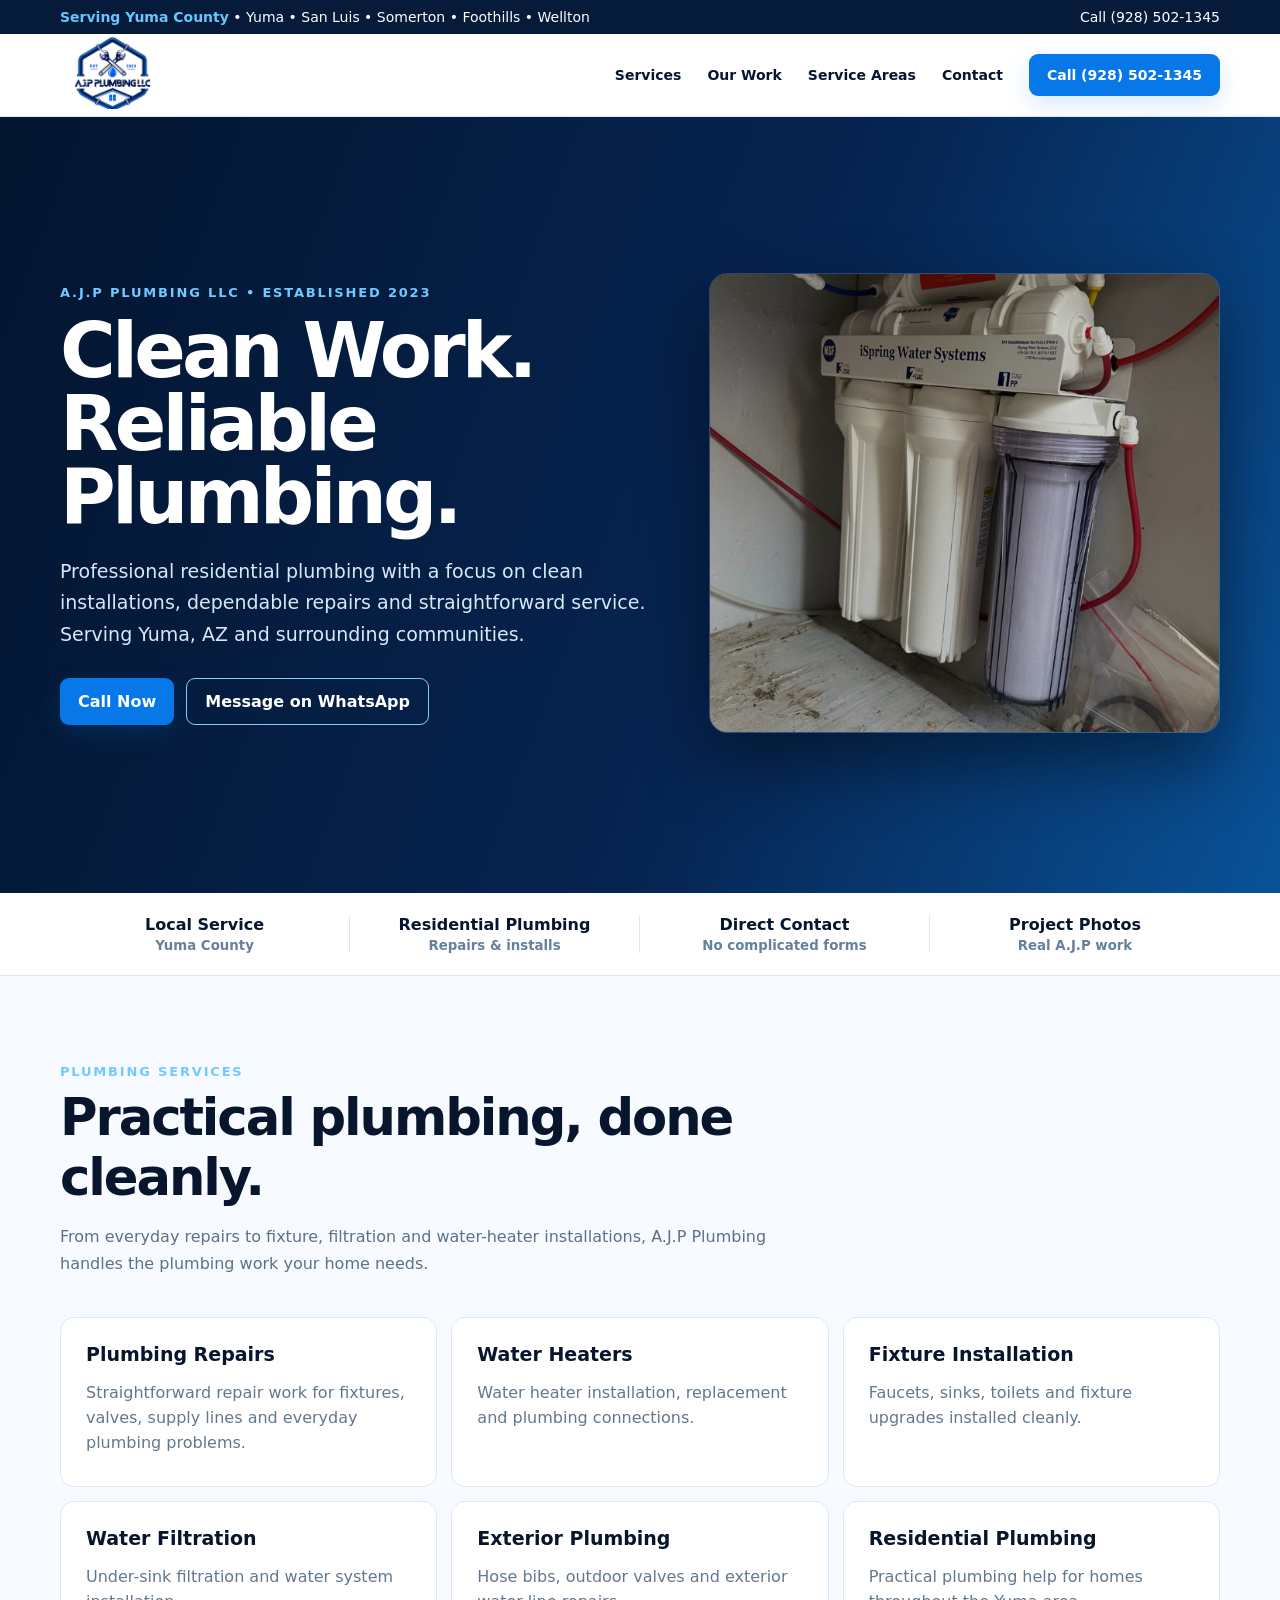
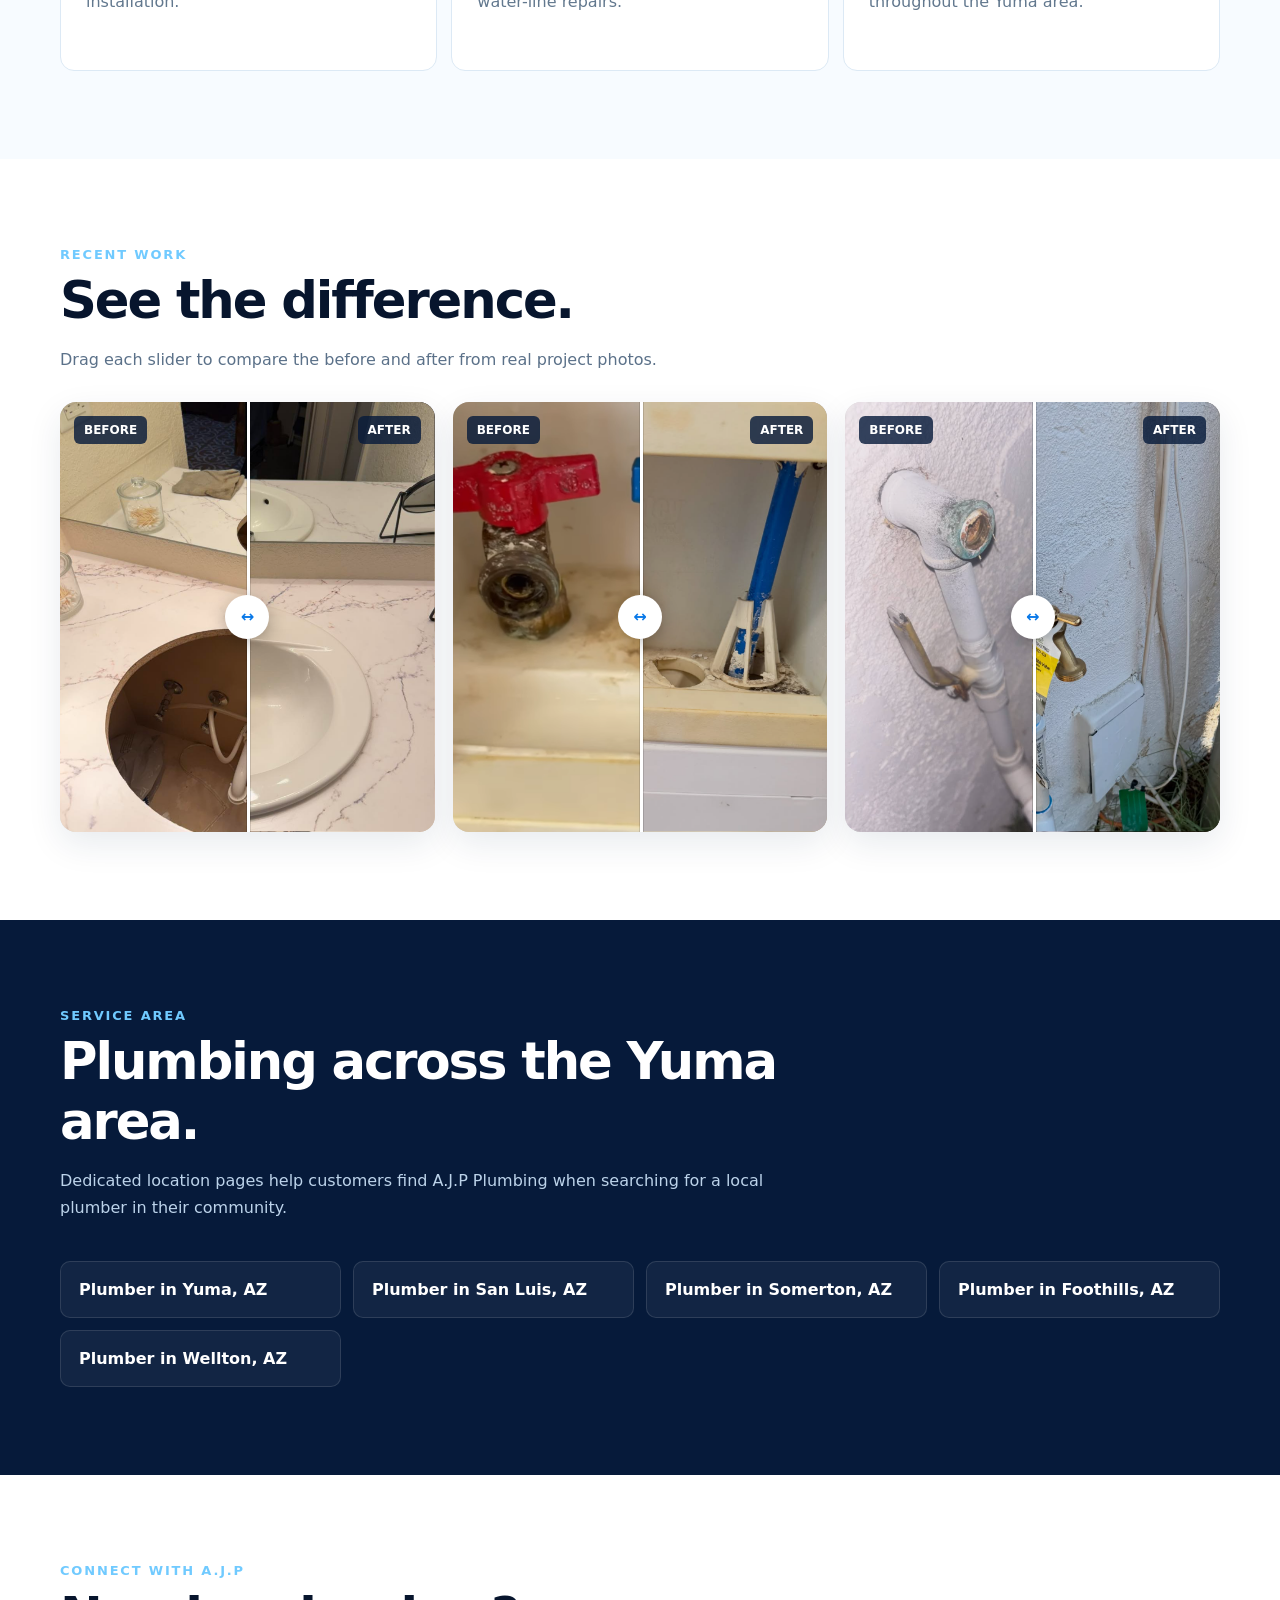
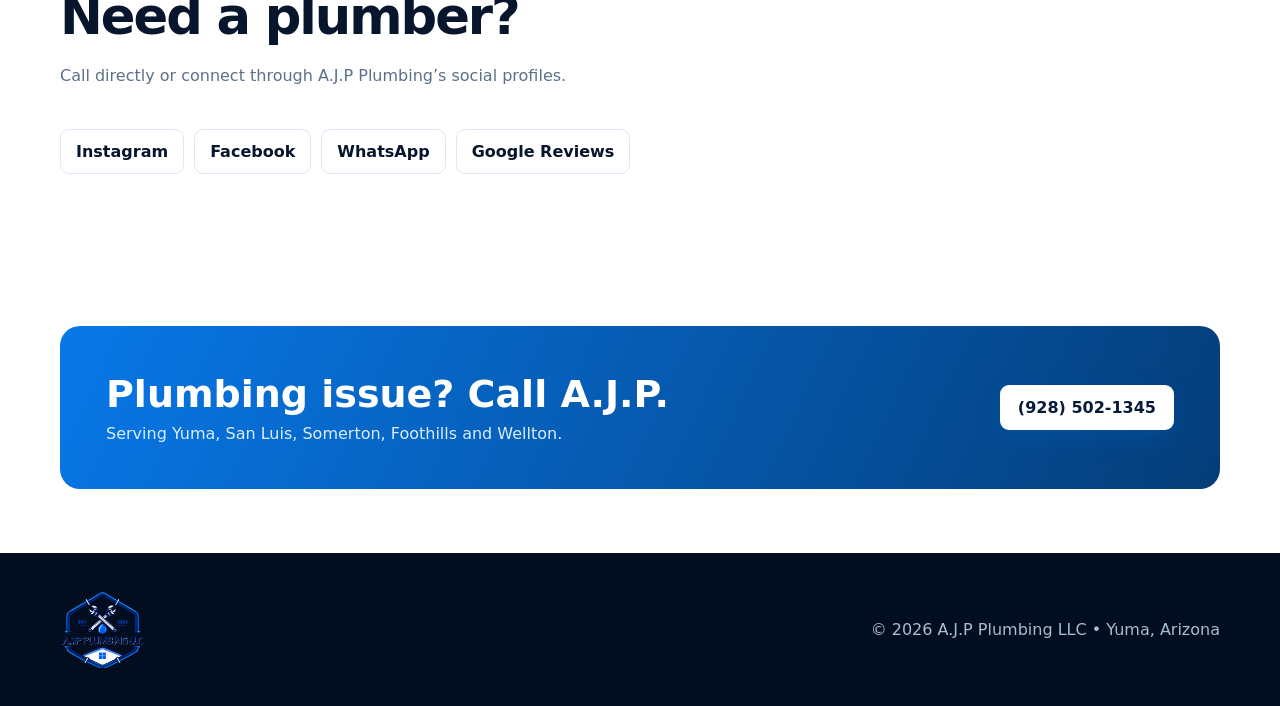
<file: index.html>
<!doctype html><html lang="en"><head><meta charset="utf-8"><meta name="viewport" content="width=device-width,initial-scale=1"><title>A.J.P Plumbing LLC | Plumber in Yuma, AZ</title><meta name="description" content="A.J.P Plumbing LLC provides residential plumbing services in Yuma, AZ and surrounding communities. Call (928) 502-1345 for service."><meta name="theme-color" content="#061a3a"><link rel="stylesheet" href="styles.css"><script type="application/ld+json">{"@context":"https://schema.org","@type":"Plumber","name":"A.J.P Plumbing LLC","telephone":"+1-928-502-1345","areaServed":['Yuma', 'San Luis', 'Somerton', 'Foothills', 'Wellton']}</script></head><body><div class="top"><div class="wrap"><span><b>Serving Yuma County</b> • Yuma • San Luis • Somerton • Foothills • Wellton</span><span>Call (928) 502-1345</span></div></div><header class="header"><nav class="wrap"><a class="brand" href="index.html"><img src="assets/logo.png" alt="A.J.P Plumbing LLC logo"></a><button class="menu" aria-label="Open menu">☰</button><div class="links"><a href="index.html#services">Services</a><a href="index.html#work">Our Work</a><a href="index.html#areas">Service Areas</a><a href="index.html#contact">Contact</a><a class="call" href="tel:+19285021345">Call (928) 502-1345</a></div></nav></header><main><section class="hero"><div class="wrap"><div><div class="eyebrow">A.J.P Plumbing LLC • Established 2023</div><h1>Clean Work. Reliable Plumbing.</h1><p>Professional residential plumbing with a focus on clean installations, dependable repairs and straightforward service. Serving Yuma, AZ and surrounding communities.</p><div class="actions"><a class="btn" href="tel:+19285021345">Call Now</a><a class="btn secondary" href="https://api.whatsapp.com/send/?phone=19285021345" target="_blank">Message on WhatsApp</a></div></div><div class="hero-card"><img src="assets/work-8.jpg" alt="A.J.P Plumbing water heater installation"></div></div></section><div class="trust"><div class="wrap"><div>Local Service<small>Yuma County</small></div><div>Residential Plumbing<small>Repairs & installs</small></div><div>Direct Contact<small>No complicated forms</small></div><div>Project Photos<small>Real A.J.P work</small></div></div></div><section id="services" class="services"><div class="wrap"><div class="head"><div class="eyebrow">Plumbing Services</div><h2>Practical plumbing, done cleanly.</h2><p>From everyday repairs to fixture, filtration and water-heater installations, A.J.P Plumbing handles the plumbing work your home needs.</p></div><div class="service-grid"><article class="service"><strong>Plumbing Repairs</strong><p>Straightforward repair work for fixtures, valves, supply lines and everyday plumbing problems.</p></article><article class="service"><strong>Water Heaters</strong><p>Water heater installation, replacement and plumbing connections.</p></article><article class="service"><strong>Fixture Installation</strong><p>Faucets, sinks, toilets and fixture upgrades installed cleanly.</p></article><article class="service"><strong>Water Filtration</strong><p>Under-sink filtration and water system installation.</p></article><article class="service"><strong>Exterior Plumbing</strong><p>Hose bibs, outdoor valves and exterior water-line repairs.</p></article><article class="service"><strong>Residential Plumbing</strong><p>Practical plumbing help for homes throughout the Yuma area.</p></article></div></div></section><section id="work" class="projects"><div class="wrap"><div class="head"><div class="eyebrow">Recent Work</div><h2>See the difference.</h2><p>Drag each slider to compare the before and after from real project photos.</p></div><div class="ba-grid"><div class="ba"><img src="assets/work-1.jpg" alt="Plumbing project before"><img class="after" src="assets/work-2.jpg" alt="Completed plumbing project after"><span class="tag before">BEFORE</span><span class="tag aftertag">AFTER</span><div class="divider"></div><div class="knob">↔</div><input aria-label="Drag to compare before and after" type="range" min="0" max="100" value="50"></div><div class="ba"><img src="assets/work-3.jpg" alt="Plumbing project before"><img class="after" src="assets/work-4.jpg" alt="Completed plumbing project after"><span class="tag before">BEFORE</span><span class="tag aftertag">AFTER</span><div class="divider"></div><div class="knob">↔</div><input aria-label="Drag to compare before and after" type="range" min="0" max="100" value="50"></div><div class="ba"><img src="assets/work-5.jpg" alt="Plumbing project before"><img class="after" src="assets/work-6.jpg" alt="Completed plumbing project after"><span class="tag before">BEFORE</span><span class="tag aftertag">AFTER</span><div class="divider"></div><div class="knob">↔</div><input aria-label="Drag to compare before and after" type="range" min="0" max="100" value="50"></div></div></div></section><section id="areas" class="areas"><div class="wrap"><div class="head"><div class="eyebrow">Service Area</div><h2>Plumbing across the Yuma area.</h2><p style="color:#bcd3ea">Dedicated location pages help customers find A.J.P Plumbing when searching for a local plumber in their community.</p></div><div class="area-grid"><a href="yuma.html">Plumber in Yuma, AZ</a><a href="san-luis.html">Plumber in San Luis, AZ</a><a href="somerton.html">Plumber in Somerton, AZ</a><a href="foothills.html">Plumber in Foothills, AZ</a><a href="wellton.html">Plumber in Wellton, AZ</a></div></div></section><section id="contact"><div class="wrap"><div class="head"><div class="eyebrow">Connect With A.J.P</div><h2>Need a plumber?</h2><p>Call directly or connect through A.J.P Plumbing’s social profiles.</p></div><div class="socials"><a class="social" target="_blank" rel="noopener" href="https://www.instagram.com/a.j.p_plumbingllc/">Instagram</a><a class="social" target="_blank" rel="noopener" href="https://www.facebook.com/ajp.plumbingllc/">Facebook</a><a class="social" target="_blank" rel="noopener" href="https://api.whatsapp.com/send/?phone=19285021345&text&type=phone_number&app_absent=0&utm_source=ig">WhatsApp</a><a class="social" target="_blank" rel="noopener" href="https://www.google.com/maps/place/A.J.P+PLUMBING+LLC/@33.5075516,-116.1706382,8z/data=!3m1!4b1!4m6!3m5!1s0xae522e9111a4b5d9:0xf95a1639d0b1c422!8m2!3d33.5145445!4d-114.85131!16s%2Fg%2F11md_45kff?entry=ttu">Google Reviews</a></div></div></section><section class="cta"><div class="wrap"><div class="cta-box"><div><h2>Plumbing issue? Call A.J.P.</h2><p>Serving Yuma, San Luis, Somerton, Foothills and Wellton.</p></div><a class="btn" href="tel:+19285021345">(928) 502-1345</a></div></div></section></main><footer><div class="wrap foot"><img src="assets/logo.png" alt="A.J.P Plumbing LLC"><div>© 2026 A.J.P Plumbing LLC • Yuma, Arizona</div></div></footer><a class="mobile-call" href="tel:+19285021345">Call A.J.P Plumbing • (928) 502-1345</a><script src="script.js"></script></body></html>
</file>
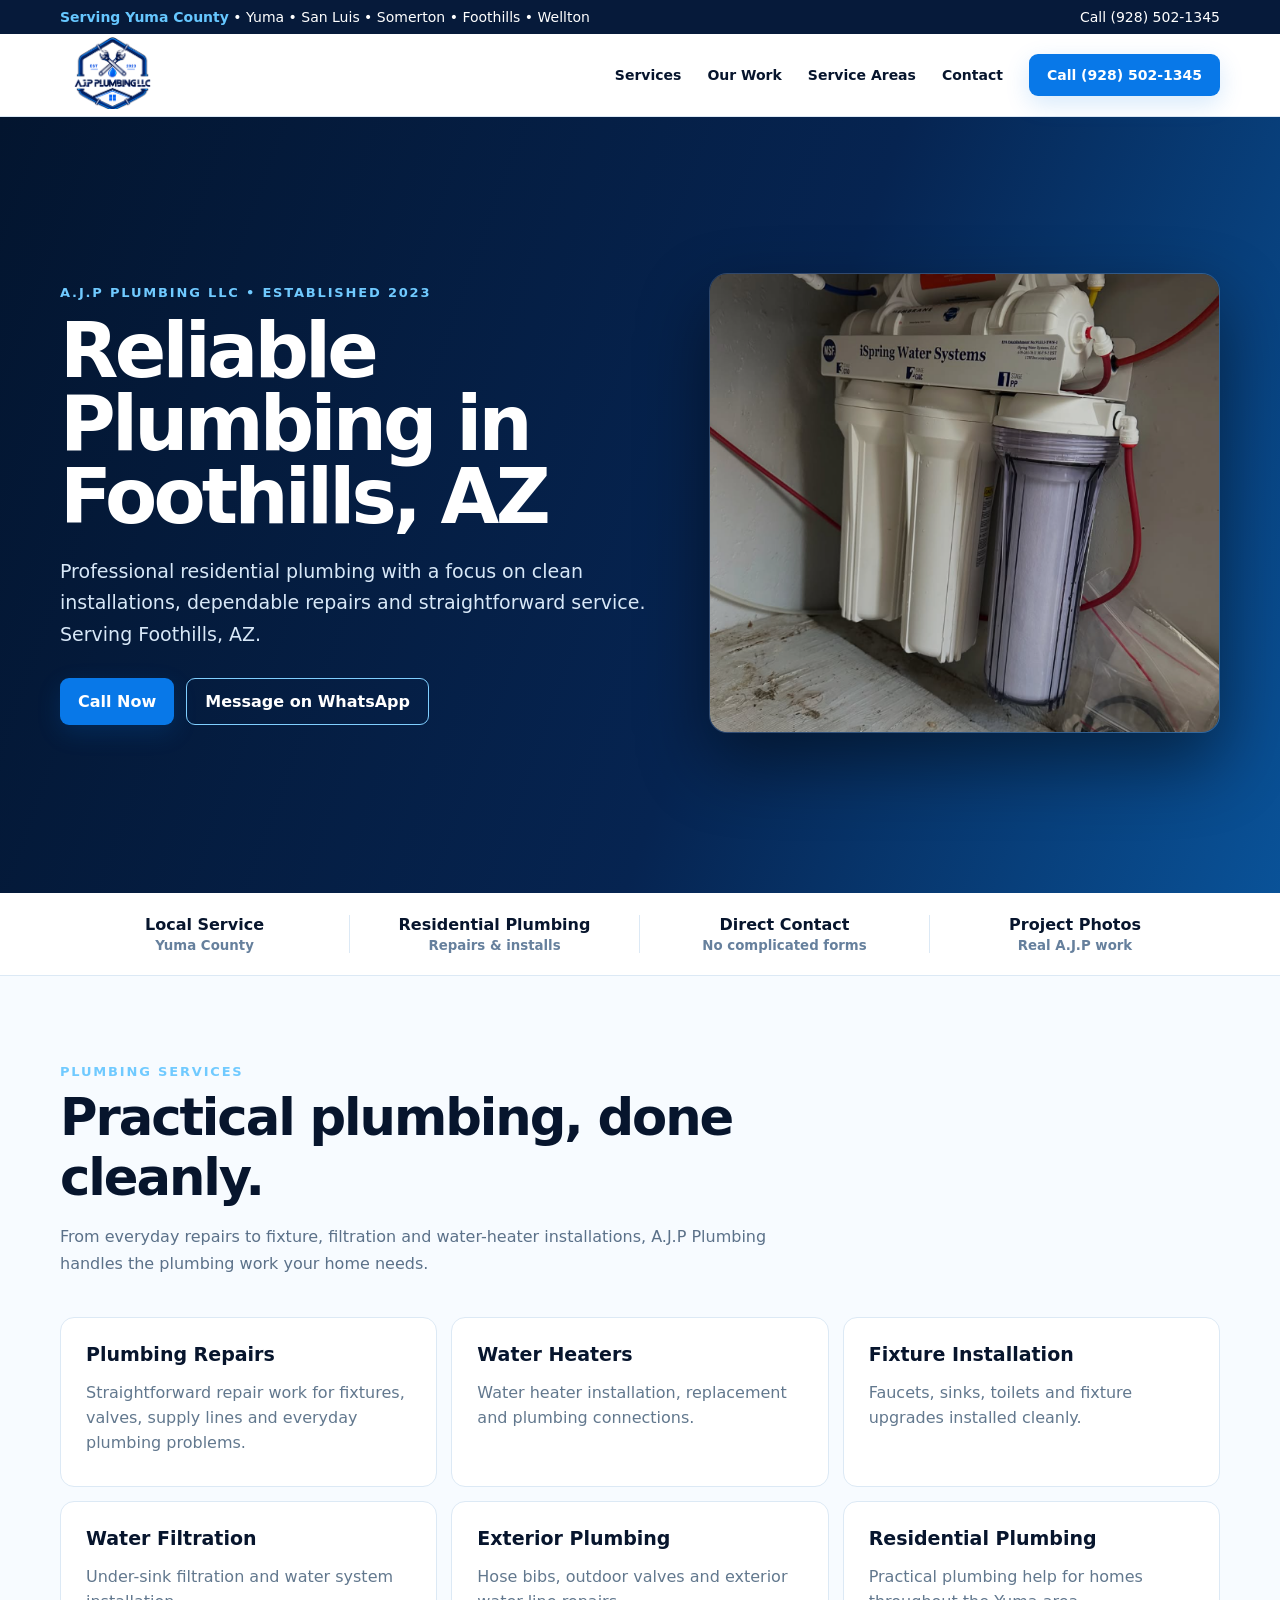
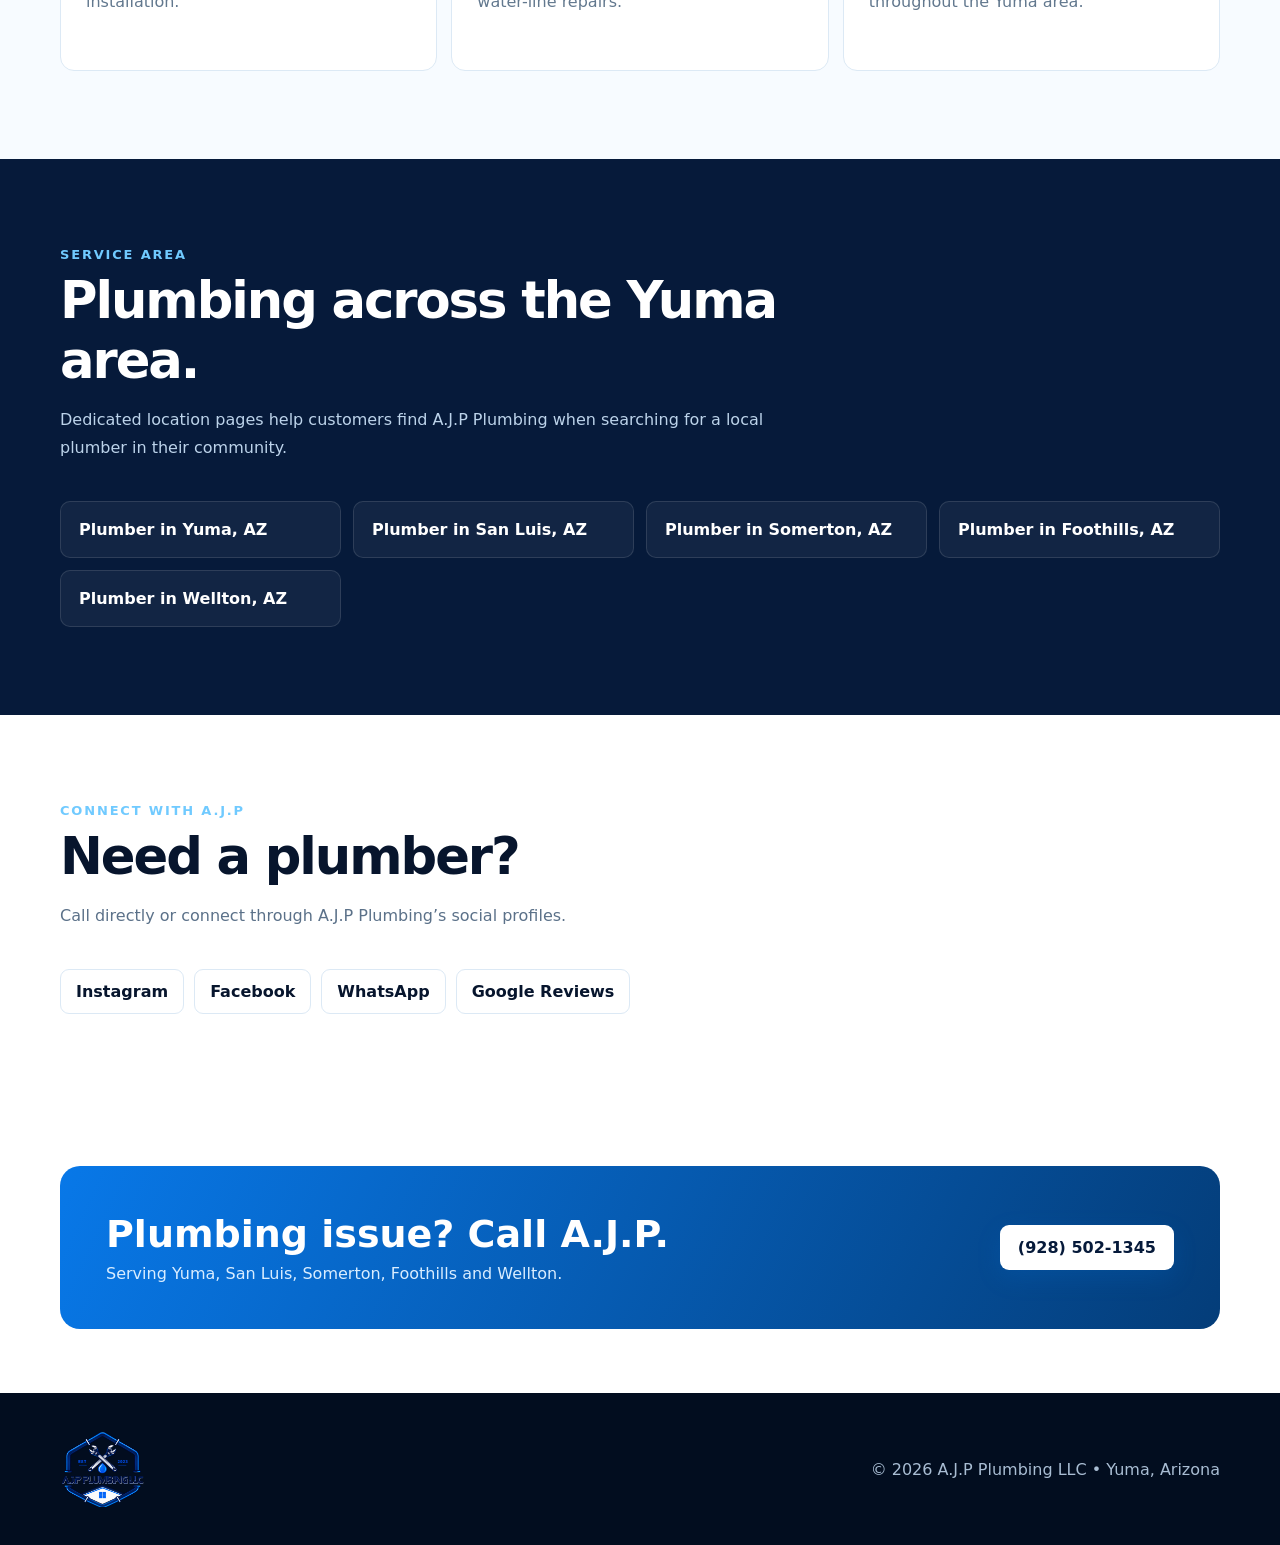
<file: foothills.html>
<!doctype html><html lang="en"><head><meta charset="utf-8"><meta name="viewport" content="width=device-width,initial-scale=1"><title>Plumber in Foothills, AZ | A.J.P Plumbing LLC</title><meta name="description" content="A.J.P Plumbing LLC provides residential plumbing services in Foothills, AZ. Call (928) 502-1345 for service."><meta name="theme-color" content="#061a3a"><link rel="stylesheet" href="styles.css"><script type="application/ld+json">{"@context":"https://schema.org","@type":"Plumber","name":"A.J.P Plumbing LLC","telephone":"+1-928-502-1345","areaServed":['Yuma', 'San Luis', 'Somerton', 'Foothills', 'Wellton']}</script></head><body><div class="top"><div class="wrap"><span><b>Serving Yuma County</b> • Yuma • San Luis • Somerton • Foothills • Wellton</span><span>Call (928) 502-1345</span></div></div><header class="header"><nav class="wrap"><a class="brand" href="index.html"><img src="assets/logo.png" alt="A.J.P Plumbing LLC logo"></a><button class="menu" aria-label="Open menu">☰</button><div class="links"><a href="index.html#services">Services</a><a href="index.html#work">Our Work</a><a href="index.html#areas">Service Areas</a><a href="index.html#contact">Contact</a><a class="call" href="tel:+19285021345">Call (928) 502-1345</a></div></nav></header><main><section class="hero"><div class="wrap"><div><div class="eyebrow">A.J.P Plumbing LLC • Established 2023</div><h1>Reliable Plumbing in Foothills, AZ</h1><p>Professional residential plumbing with a focus on clean installations, dependable repairs and straightforward service. Serving Foothills, AZ.</p><div class="actions"><a class="btn" href="tel:+19285021345">Call Now</a><a class="btn secondary" href="https://api.whatsapp.com/send/?phone=19285021345" target="_blank">Message on WhatsApp</a></div></div><div class="hero-card"><img src="assets/work-8.jpg" alt="A.J.P Plumbing water heater installation"></div></div></section><div class="trust"><div class="wrap"><div>Local Service<small>Yuma County</small></div><div>Residential Plumbing<small>Repairs & installs</small></div><div>Direct Contact<small>No complicated forms</small></div><div>Project Photos<small>Real A.J.P work</small></div></div></div><section id="services" class="services"><div class="wrap"><div class="head"><div class="eyebrow">Plumbing Services</div><h2>Practical plumbing, done cleanly.</h2><p>From everyday repairs to fixture, filtration and water-heater installations, A.J.P Plumbing handles the plumbing work your home needs.</p></div><div class="service-grid"><article class="service"><strong>Plumbing Repairs</strong><p>Straightforward repair work for fixtures, valves, supply lines and everyday plumbing problems.</p></article><article class="service"><strong>Water Heaters</strong><p>Water heater installation, replacement and plumbing connections.</p></article><article class="service"><strong>Fixture Installation</strong><p>Faucets, sinks, toilets and fixture upgrades installed cleanly.</p></article><article class="service"><strong>Water Filtration</strong><p>Under-sink filtration and water system installation.</p></article><article class="service"><strong>Exterior Plumbing</strong><p>Hose bibs, outdoor valves and exterior water-line repairs.</p></article><article class="service"><strong>Residential Plumbing</strong><p>Practical plumbing help for homes throughout the Yuma area.</p></article></div></div></section><section id="areas" class="areas"><div class="wrap"><div class="head"><div class="eyebrow">Service Area</div><h2>Plumbing across the Yuma area.</h2><p style="color:#bcd3ea">Dedicated location pages help customers find A.J.P Plumbing when searching for a local plumber in their community.</p></div><div class="area-grid"><a href="yuma.html">Plumber in Yuma, AZ</a><a href="san-luis.html">Plumber in San Luis, AZ</a><a href="somerton.html">Plumber in Somerton, AZ</a><a href="foothills.html">Plumber in Foothills, AZ</a><a href="wellton.html">Plumber in Wellton, AZ</a></div></div></section><section id="contact"><div class="wrap"><div class="head"><div class="eyebrow">Connect With A.J.P</div><h2>Need a plumber?</h2><p>Call directly or connect through A.J.P Plumbing’s social profiles.</p></div><div class="socials"><a class="social" target="_blank" rel="noopener" href="https://www.instagram.com/a.j.p_plumbingllc/">Instagram</a><a class="social" target="_blank" rel="noopener" href="https://www.facebook.com/ajp.plumbingllc/">Facebook</a><a class="social" target="_blank" rel="noopener" href="https://api.whatsapp.com/send/?phone=19285021345&text&type=phone_number&app_absent=0&utm_source=ig">WhatsApp</a><a class="social" target="_blank" rel="noopener" href="https://www.google.com/maps/place/A.J.P+PLUMBING+LLC/@33.5075516,-116.1706382,8z/data=!3m1!4b1!4m6!3m5!1s0xae522e9111a4b5d9:0xf95a1639d0b1c422!8m2!3d33.5145445!4d-114.85131!16s%2Fg%2F11md_45kff?entry=ttu">Google Reviews</a></div></div></section><section class="cta"><div class="wrap"><div class="cta-box"><div><h2>Plumbing issue? Call A.J.P.</h2><p>Serving Yuma, San Luis, Somerton, Foothills and Wellton.</p></div><a class="btn" href="tel:+19285021345">(928) 502-1345</a></div></div></section></main><footer><div class="wrap foot"><img src="assets/logo.png" alt="A.J.P Plumbing LLC"><div>© 2026 A.J.P Plumbing LLC • Yuma, Arizona</div></div></footer><a class="mobile-call" href="tel:+19285021345">Call A.J.P Plumbing • (928) 502-1345</a><script src="script.js"></script></body></html>
</file>
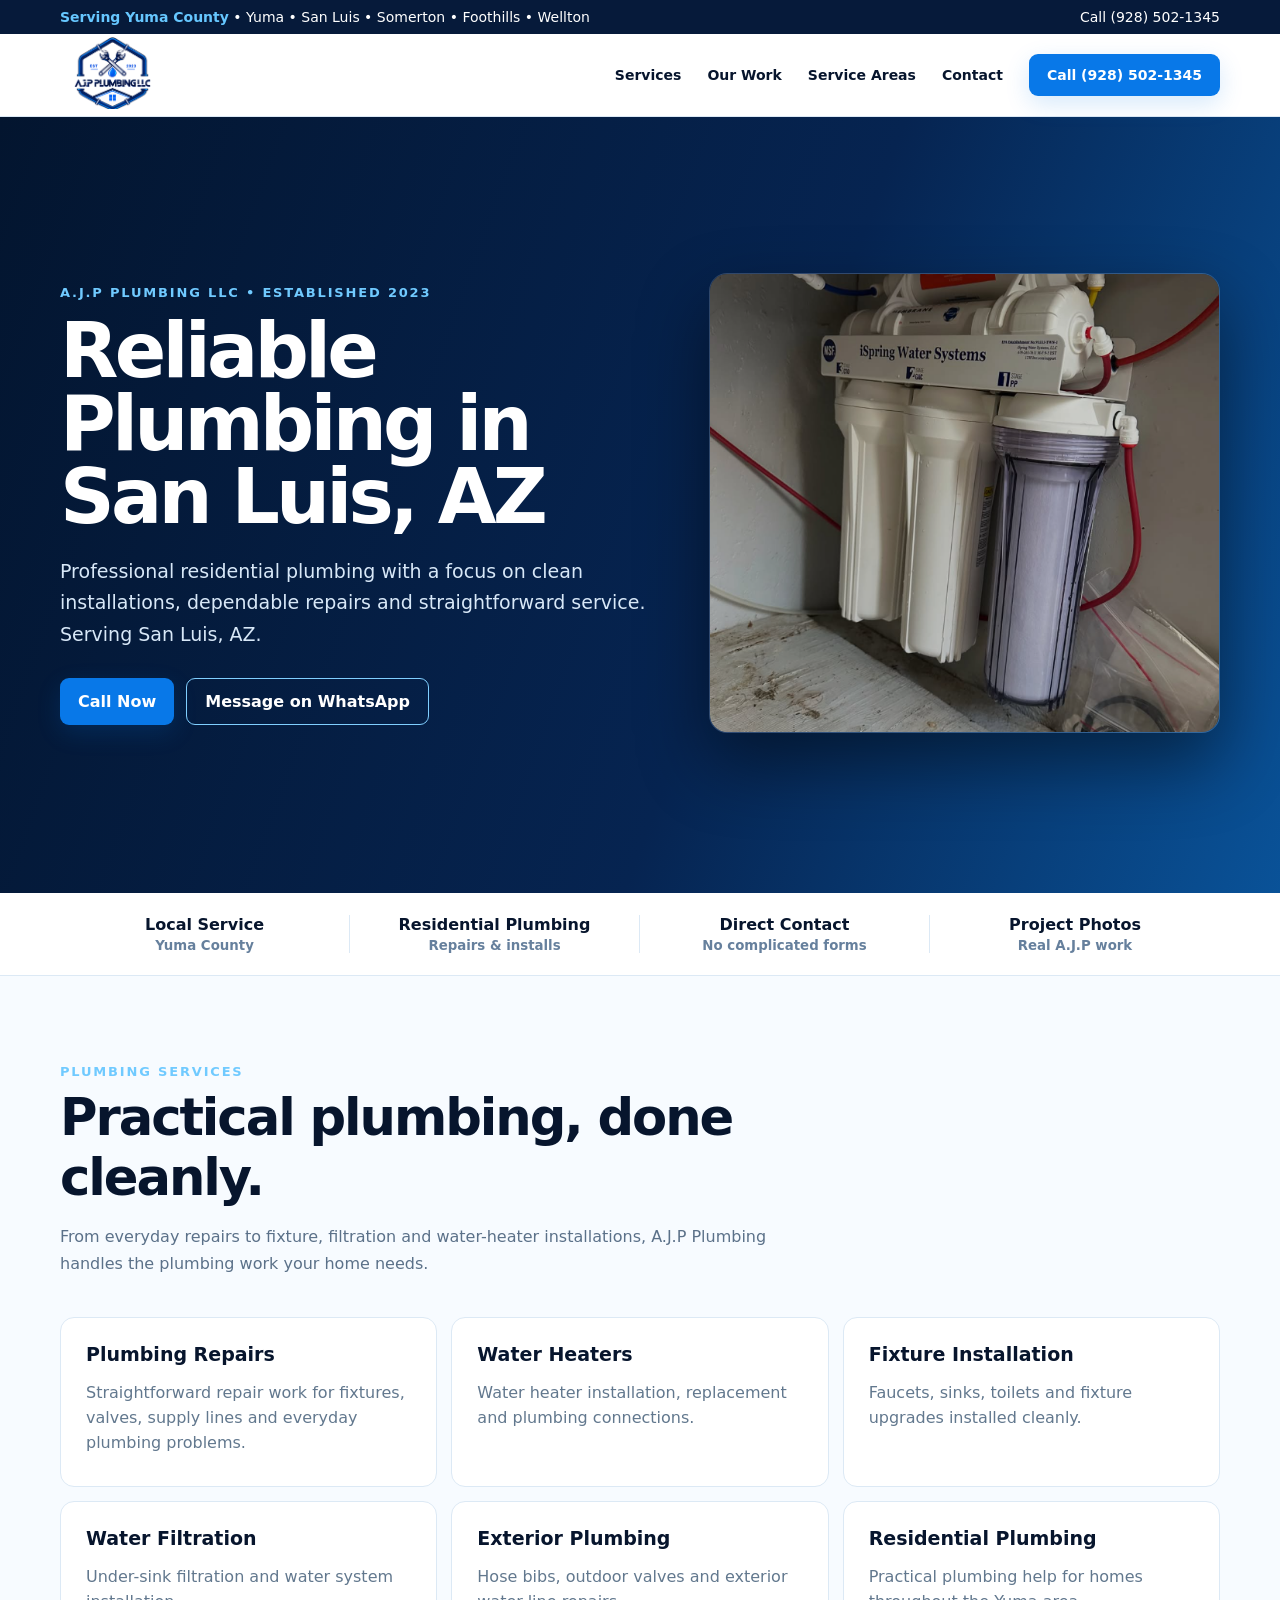
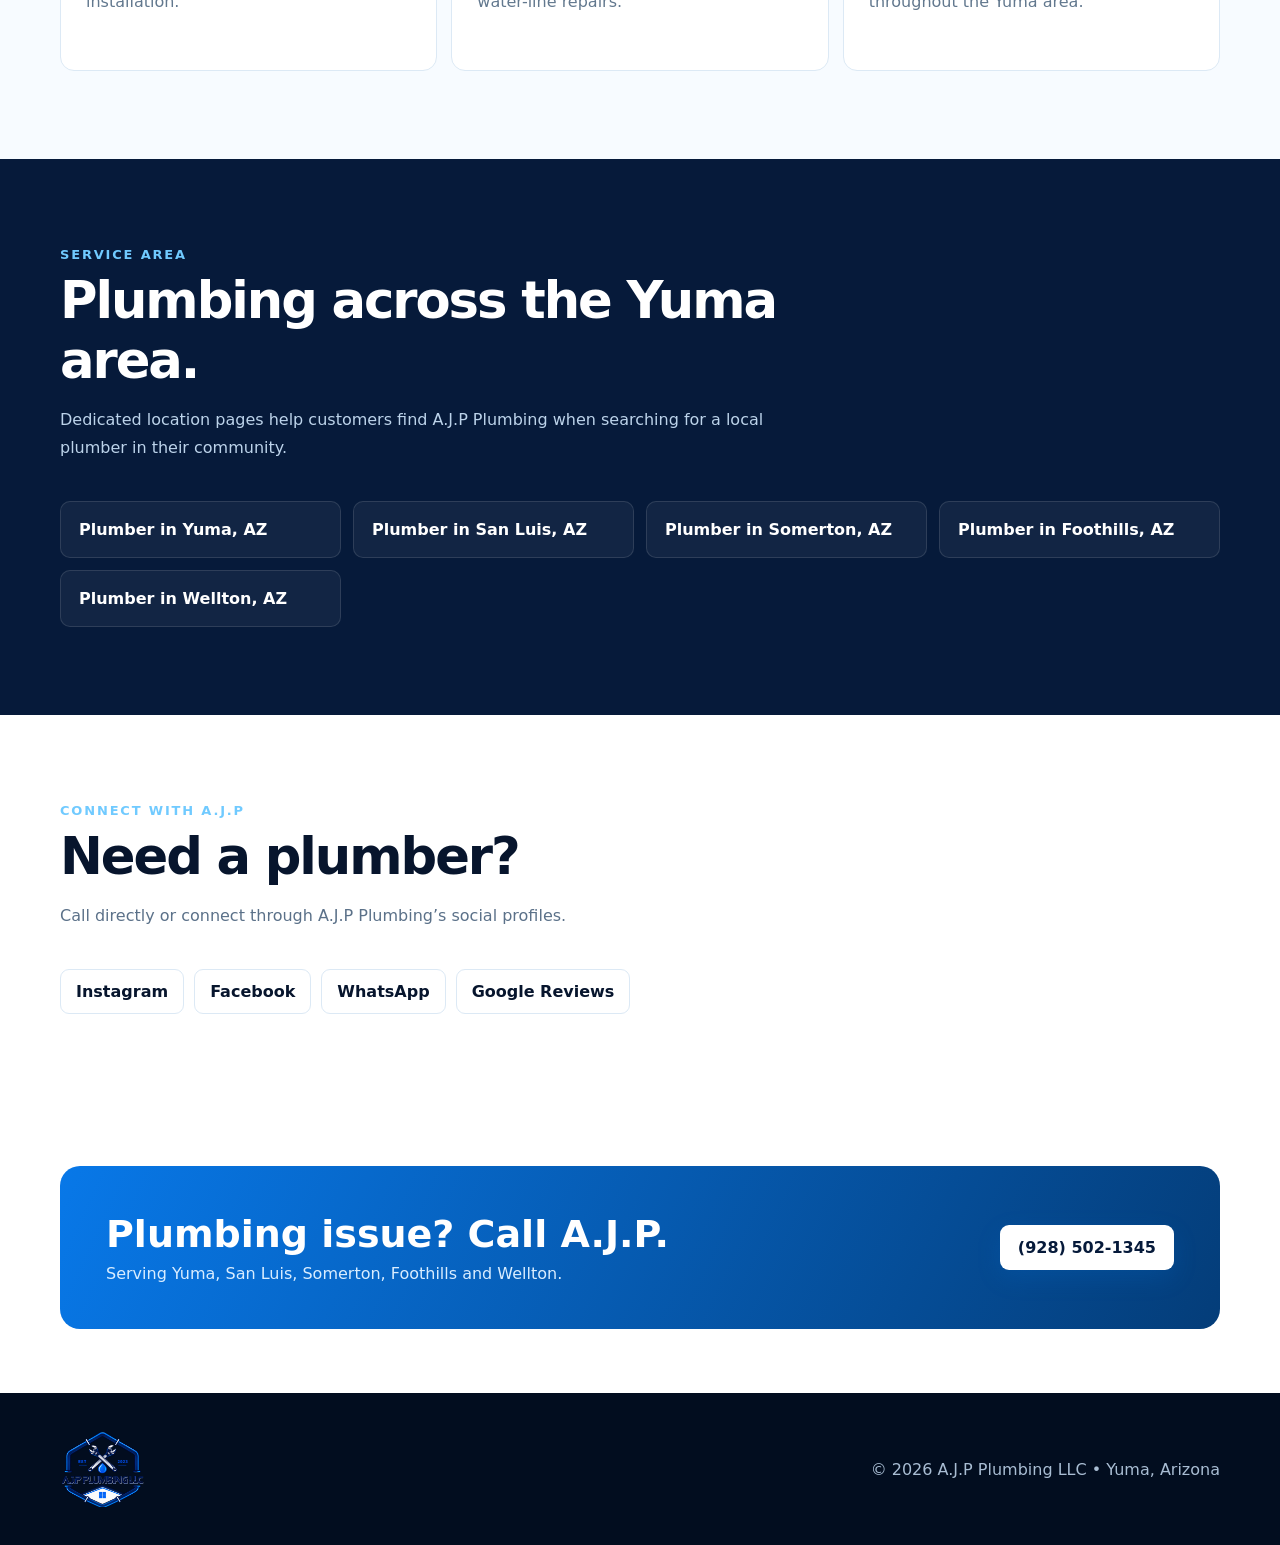
<file: san-luis.html>
<!doctype html><html lang="en"><head><meta charset="utf-8"><meta name="viewport" content="width=device-width,initial-scale=1"><title>Plumber in San Luis, AZ | A.J.P Plumbing LLC</title><meta name="description" content="A.J.P Plumbing LLC provides residential plumbing services in San Luis, AZ. Call (928) 502-1345 for service."><meta name="theme-color" content="#061a3a"><link rel="stylesheet" href="styles.css"><script type="application/ld+json">{"@context":"https://schema.org","@type":"Plumber","name":"A.J.P Plumbing LLC","telephone":"+1-928-502-1345","areaServed":['Yuma', 'San Luis', 'Somerton', 'Foothills', 'Wellton']}</script></head><body><div class="top"><div class="wrap"><span><b>Serving Yuma County</b> • Yuma • San Luis • Somerton • Foothills • Wellton</span><span>Call (928) 502-1345</span></div></div><header class="header"><nav class="wrap"><a class="brand" href="index.html"><img src="assets/logo.png" alt="A.J.P Plumbing LLC logo"></a><button class="menu" aria-label="Open menu">☰</button><div class="links"><a href="index.html#services">Services</a><a href="index.html#work">Our Work</a><a href="index.html#areas">Service Areas</a><a href="index.html#contact">Contact</a><a class="call" href="tel:+19285021345">Call (928) 502-1345</a></div></nav></header><main><section class="hero"><div class="wrap"><div><div class="eyebrow">A.J.P Plumbing LLC • Established 2023</div><h1>Reliable Plumbing in San Luis, AZ</h1><p>Professional residential plumbing with a focus on clean installations, dependable repairs and straightforward service. Serving San Luis, AZ.</p><div class="actions"><a class="btn" href="tel:+19285021345">Call Now</a><a class="btn secondary" href="https://api.whatsapp.com/send/?phone=19285021345" target="_blank">Message on WhatsApp</a></div></div><div class="hero-card"><img src="assets/work-8.jpg" alt="A.J.P Plumbing water heater installation"></div></div></section><div class="trust"><div class="wrap"><div>Local Service<small>Yuma County</small></div><div>Residential Plumbing<small>Repairs & installs</small></div><div>Direct Contact<small>No complicated forms</small></div><div>Project Photos<small>Real A.J.P work</small></div></div></div><section id="services" class="services"><div class="wrap"><div class="head"><div class="eyebrow">Plumbing Services</div><h2>Practical plumbing, done cleanly.</h2><p>From everyday repairs to fixture, filtration and water-heater installations, A.J.P Plumbing handles the plumbing work your home needs.</p></div><div class="service-grid"><article class="service"><strong>Plumbing Repairs</strong><p>Straightforward repair work for fixtures, valves, supply lines and everyday plumbing problems.</p></article><article class="service"><strong>Water Heaters</strong><p>Water heater installation, replacement and plumbing connections.</p></article><article class="service"><strong>Fixture Installation</strong><p>Faucets, sinks, toilets and fixture upgrades installed cleanly.</p></article><article class="service"><strong>Water Filtration</strong><p>Under-sink filtration and water system installation.</p></article><article class="service"><strong>Exterior Plumbing</strong><p>Hose bibs, outdoor valves and exterior water-line repairs.</p></article><article class="service"><strong>Residential Plumbing</strong><p>Practical plumbing help for homes throughout the Yuma area.</p></article></div></div></section><section id="areas" class="areas"><div class="wrap"><div class="head"><div class="eyebrow">Service Area</div><h2>Plumbing across the Yuma area.</h2><p style="color:#bcd3ea">Dedicated location pages help customers find A.J.P Plumbing when searching for a local plumber in their community.</p></div><div class="area-grid"><a href="yuma.html">Plumber in Yuma, AZ</a><a href="san-luis.html">Plumber in San Luis, AZ</a><a href="somerton.html">Plumber in Somerton, AZ</a><a href="foothills.html">Plumber in Foothills, AZ</a><a href="wellton.html">Plumber in Wellton, AZ</a></div></div></section><section id="contact"><div class="wrap"><div class="head"><div class="eyebrow">Connect With A.J.P</div><h2>Need a plumber?</h2><p>Call directly or connect through A.J.P Plumbing’s social profiles.</p></div><div class="socials"><a class="social" target="_blank" rel="noopener" href="https://www.instagram.com/a.j.p_plumbingllc/">Instagram</a><a class="social" target="_blank" rel="noopener" href="https://www.facebook.com/ajp.plumbingllc/">Facebook</a><a class="social" target="_blank" rel="noopener" href="https://api.whatsapp.com/send/?phone=19285021345&text&type=phone_number&app_absent=0&utm_source=ig">WhatsApp</a><a class="social" target="_blank" rel="noopener" href="https://www.google.com/maps/place/A.J.P+PLUMBING+LLC/@33.5075516,-116.1706382,8z/data=!3m1!4b1!4m6!3m5!1s0xae522e9111a4b5d9:0xf95a1639d0b1c422!8m2!3d33.5145445!4d-114.85131!16s%2Fg%2F11md_45kff?entry=ttu">Google Reviews</a></div></div></section><section class="cta"><div class="wrap"><div class="cta-box"><div><h2>Plumbing issue? Call A.J.P.</h2><p>Serving Yuma, San Luis, Somerton, Foothills and Wellton.</p></div><a class="btn" href="tel:+19285021345">(928) 502-1345</a></div></div></section></main><footer><div class="wrap foot"><img src="assets/logo.png" alt="A.J.P Plumbing LLC"><div>© 2026 A.J.P Plumbing LLC • Yuma, Arizona</div></div></footer><a class="mobile-call" href="tel:+19285021345">Call A.J.P Plumbing • (928) 502-1345</a><script src="script.js"></script></body></html>
</file>
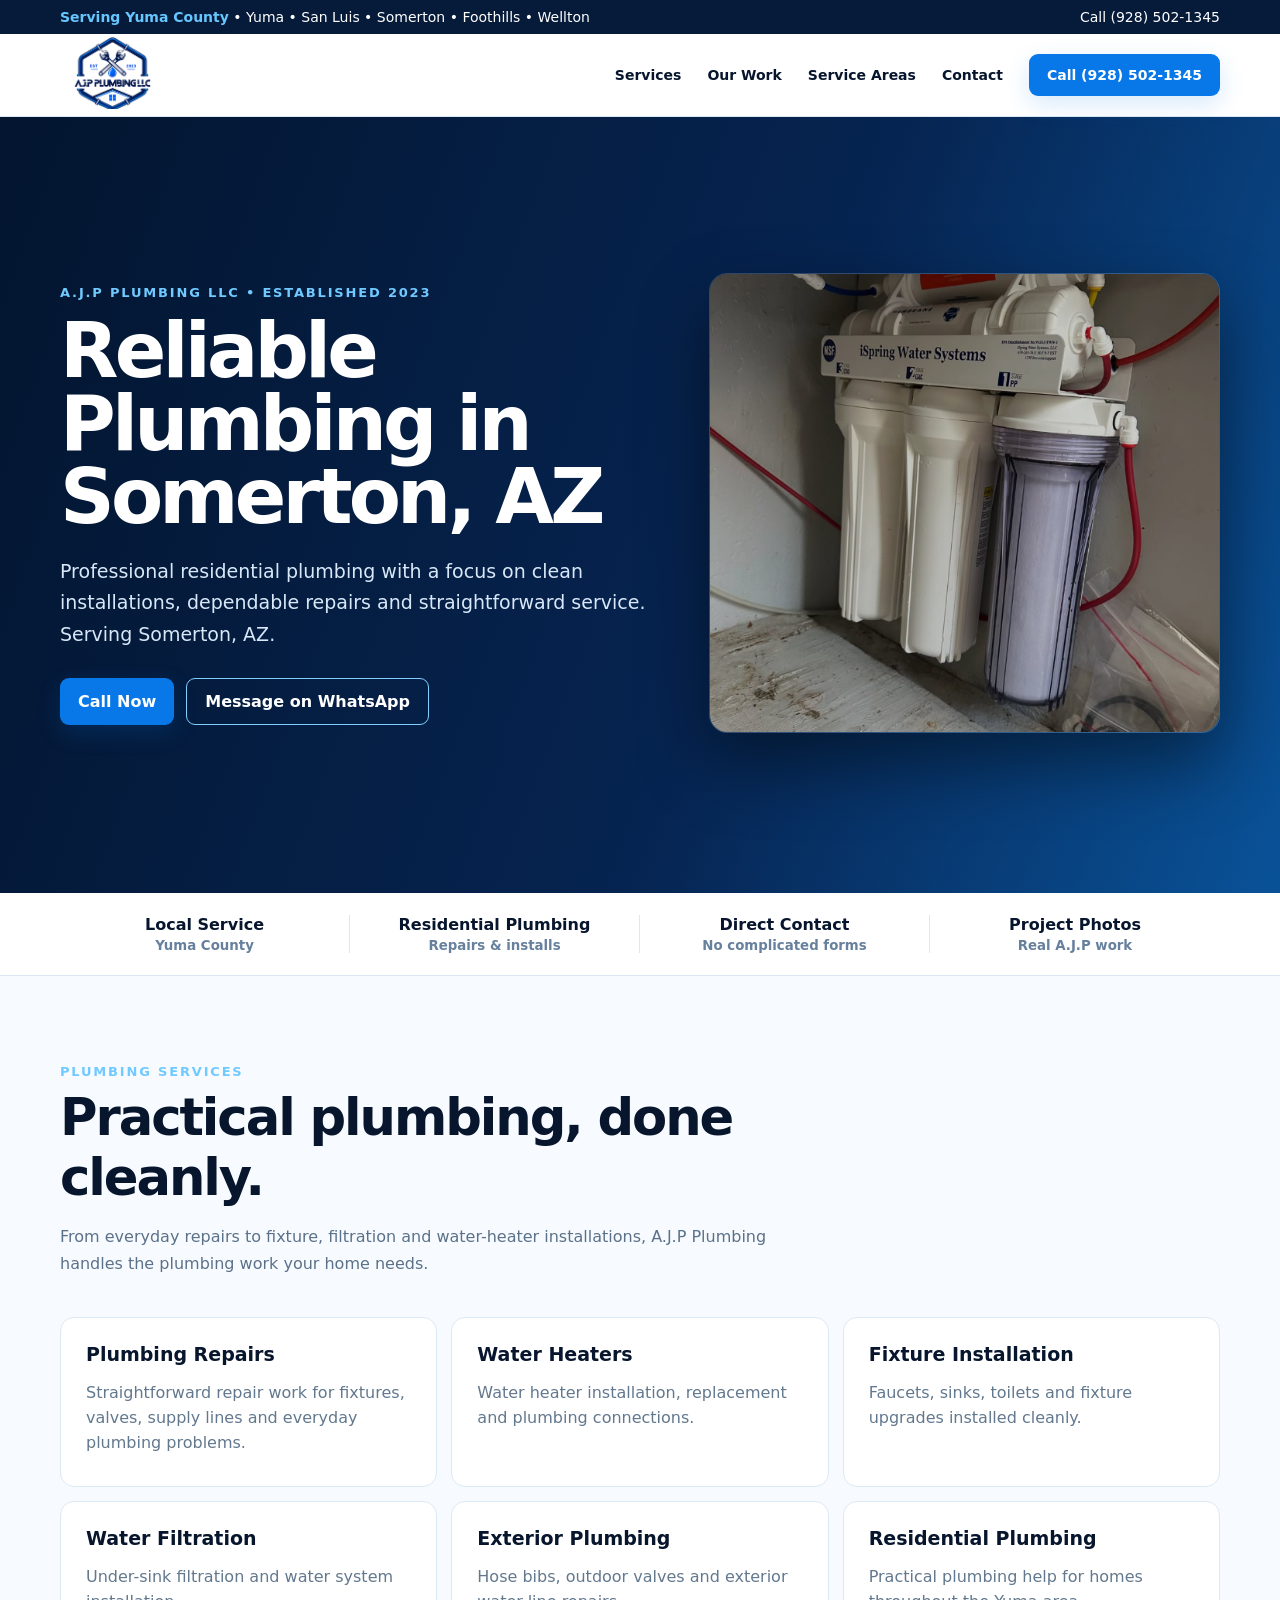
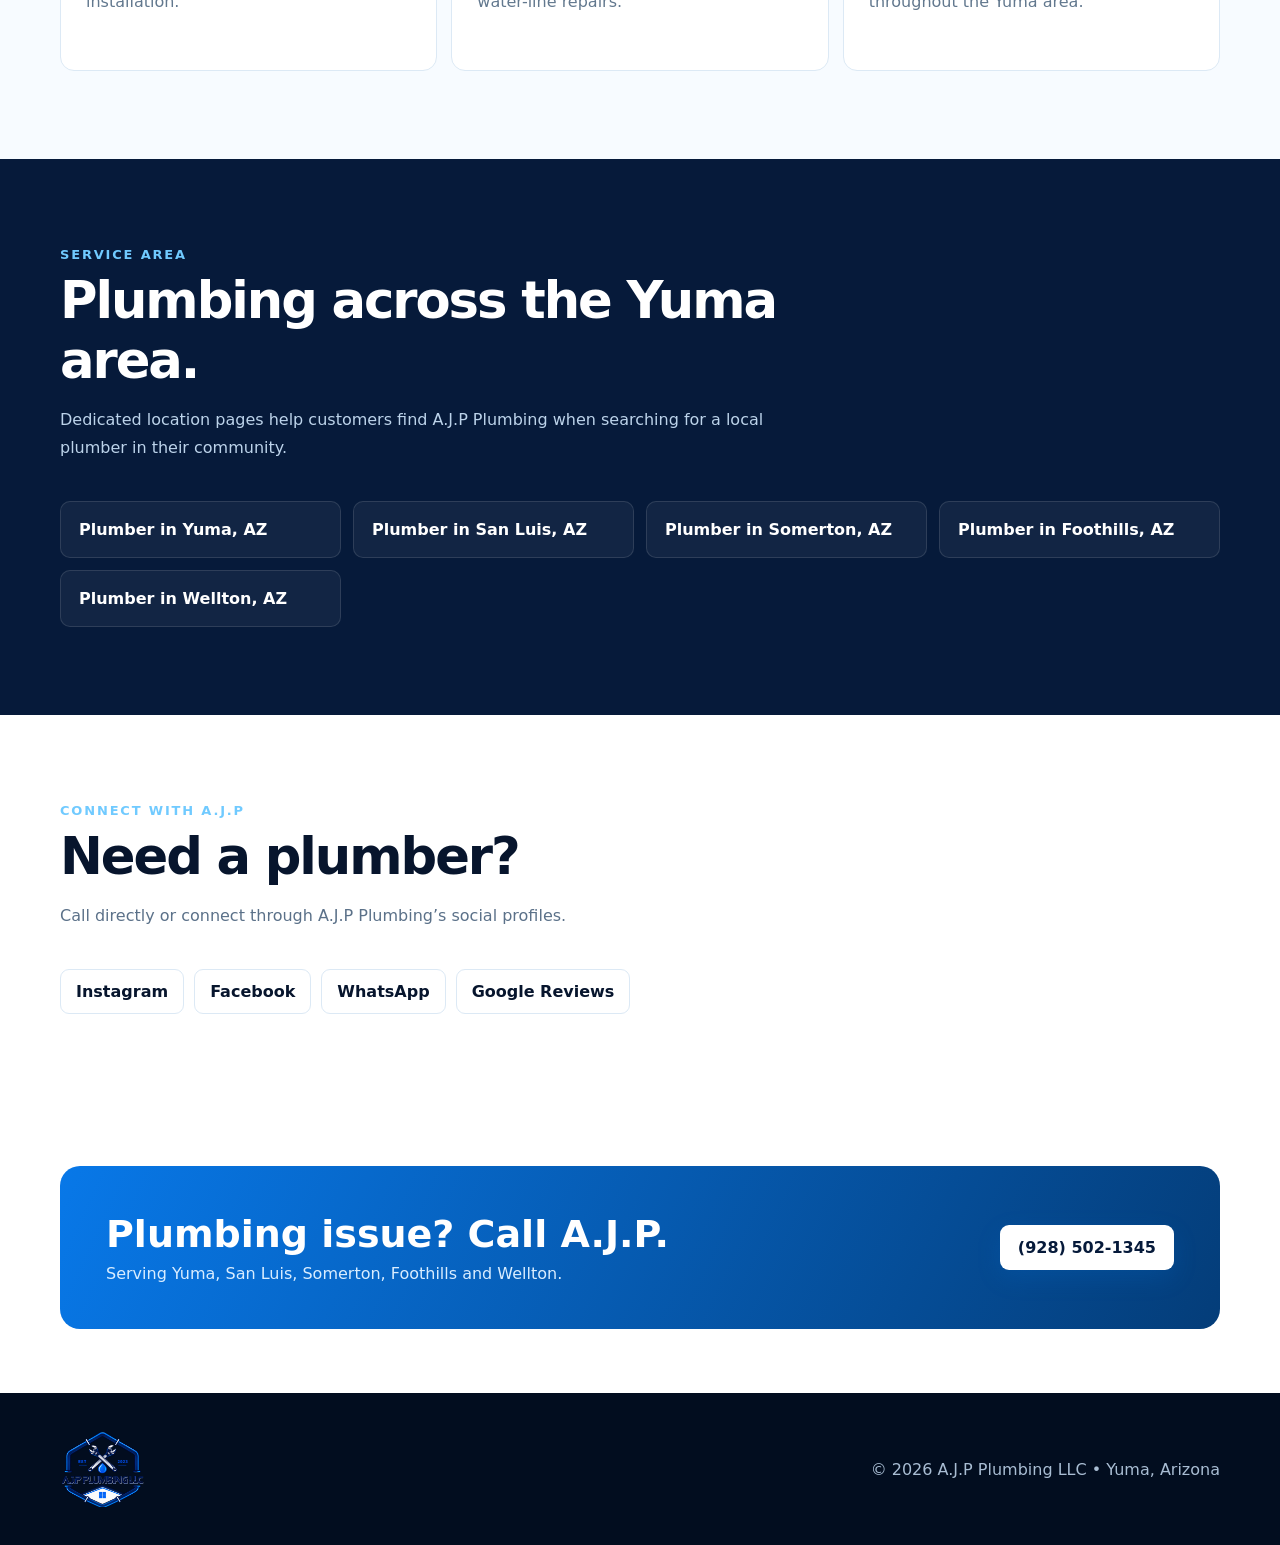
<file: somerton.html>
<!doctype html><html lang="en"><head><meta charset="utf-8"><meta name="viewport" content="width=device-width,initial-scale=1"><title>Plumber in Somerton, AZ | A.J.P Plumbing LLC</title><meta name="description" content="A.J.P Plumbing LLC provides residential plumbing services in Somerton, AZ. Call (928) 502-1345 for service."><meta name="theme-color" content="#061a3a"><link rel="stylesheet" href="styles.css"><script type="application/ld+json">{"@context":"https://schema.org","@type":"Plumber","name":"A.J.P Plumbing LLC","telephone":"+1-928-502-1345","areaServed":['Yuma', 'San Luis', 'Somerton', 'Foothills', 'Wellton']}</script></head><body><div class="top"><div class="wrap"><span><b>Serving Yuma County</b> • Yuma • San Luis • Somerton • Foothills • Wellton</span><span>Call (928) 502-1345</span></div></div><header class="header"><nav class="wrap"><a class="brand" href="index.html"><img src="assets/logo.png" alt="A.J.P Plumbing LLC logo"></a><button class="menu" aria-label="Open menu">☰</button><div class="links"><a href="index.html#services">Services</a><a href="index.html#work">Our Work</a><a href="index.html#areas">Service Areas</a><a href="index.html#contact">Contact</a><a class="call" href="tel:+19285021345">Call (928) 502-1345</a></div></nav></header><main><section class="hero"><div class="wrap"><div><div class="eyebrow">A.J.P Plumbing LLC • Established 2023</div><h1>Reliable Plumbing in Somerton, AZ</h1><p>Professional residential plumbing with a focus on clean installations, dependable repairs and straightforward service. Serving Somerton, AZ.</p><div class="actions"><a class="btn" href="tel:+19285021345">Call Now</a><a class="btn secondary" href="https://api.whatsapp.com/send/?phone=19285021345" target="_blank">Message on WhatsApp</a></div></div><div class="hero-card"><img src="assets/work-8.jpg" alt="A.J.P Plumbing water heater installation"></div></div></section><div class="trust"><div class="wrap"><div>Local Service<small>Yuma County</small></div><div>Residential Plumbing<small>Repairs & installs</small></div><div>Direct Contact<small>No complicated forms</small></div><div>Project Photos<small>Real A.J.P work</small></div></div></div><section id="services" class="services"><div class="wrap"><div class="head"><div class="eyebrow">Plumbing Services</div><h2>Practical plumbing, done cleanly.</h2><p>From everyday repairs to fixture, filtration and water-heater installations, A.J.P Plumbing handles the plumbing work your home needs.</p></div><div class="service-grid"><article class="service"><strong>Plumbing Repairs</strong><p>Straightforward repair work for fixtures, valves, supply lines and everyday plumbing problems.</p></article><article class="service"><strong>Water Heaters</strong><p>Water heater installation, replacement and plumbing connections.</p></article><article class="service"><strong>Fixture Installation</strong><p>Faucets, sinks, toilets and fixture upgrades installed cleanly.</p></article><article class="service"><strong>Water Filtration</strong><p>Under-sink filtration and water system installation.</p></article><article class="service"><strong>Exterior Plumbing</strong><p>Hose bibs, outdoor valves and exterior water-line repairs.</p></article><article class="service"><strong>Residential Plumbing</strong><p>Practical plumbing help for homes throughout the Yuma area.</p></article></div></div></section><section id="areas" class="areas"><div class="wrap"><div class="head"><div class="eyebrow">Service Area</div><h2>Plumbing across the Yuma area.</h2><p style="color:#bcd3ea">Dedicated location pages help customers find A.J.P Plumbing when searching for a local plumber in their community.</p></div><div class="area-grid"><a href="yuma.html">Plumber in Yuma, AZ</a><a href="san-luis.html">Plumber in San Luis, AZ</a><a href="somerton.html">Plumber in Somerton, AZ</a><a href="foothills.html">Plumber in Foothills, AZ</a><a href="wellton.html">Plumber in Wellton, AZ</a></div></div></section><section id="contact"><div class="wrap"><div class="head"><div class="eyebrow">Connect With A.J.P</div><h2>Need a plumber?</h2><p>Call directly or connect through A.J.P Plumbing’s social profiles.</p></div><div class="socials"><a class="social" target="_blank" rel="noopener" href="https://www.instagram.com/a.j.p_plumbingllc/">Instagram</a><a class="social" target="_blank" rel="noopener" href="https://www.facebook.com/ajp.plumbingllc/">Facebook</a><a class="social" target="_blank" rel="noopener" href="https://api.whatsapp.com/send/?phone=19285021345&text&type=phone_number&app_absent=0&utm_source=ig">WhatsApp</a><a class="social" target="_blank" rel="noopener" href="https://www.google.com/maps/place/A.J.P+PLUMBING+LLC/@33.5075516,-116.1706382,8z/data=!3m1!4b1!4m6!3m5!1s0xae522e9111a4b5d9:0xf95a1639d0b1c422!8m2!3d33.5145445!4d-114.85131!16s%2Fg%2F11md_45kff?entry=ttu">Google Reviews</a></div></div></section><section class="cta"><div class="wrap"><div class="cta-box"><div><h2>Plumbing issue? Call A.J.P.</h2><p>Serving Yuma, San Luis, Somerton, Foothills and Wellton.</p></div><a class="btn" href="tel:+19285021345">(928) 502-1345</a></div></div></section></main><footer><div class="wrap foot"><img src="assets/logo.png" alt="A.J.P Plumbing LLC"><div>© 2026 A.J.P Plumbing LLC • Yuma, Arizona</div></div></footer><a class="mobile-call" href="tel:+19285021345">Call A.J.P Plumbing • (928) 502-1345</a><script src="script.js"></script></body></html>
</file>
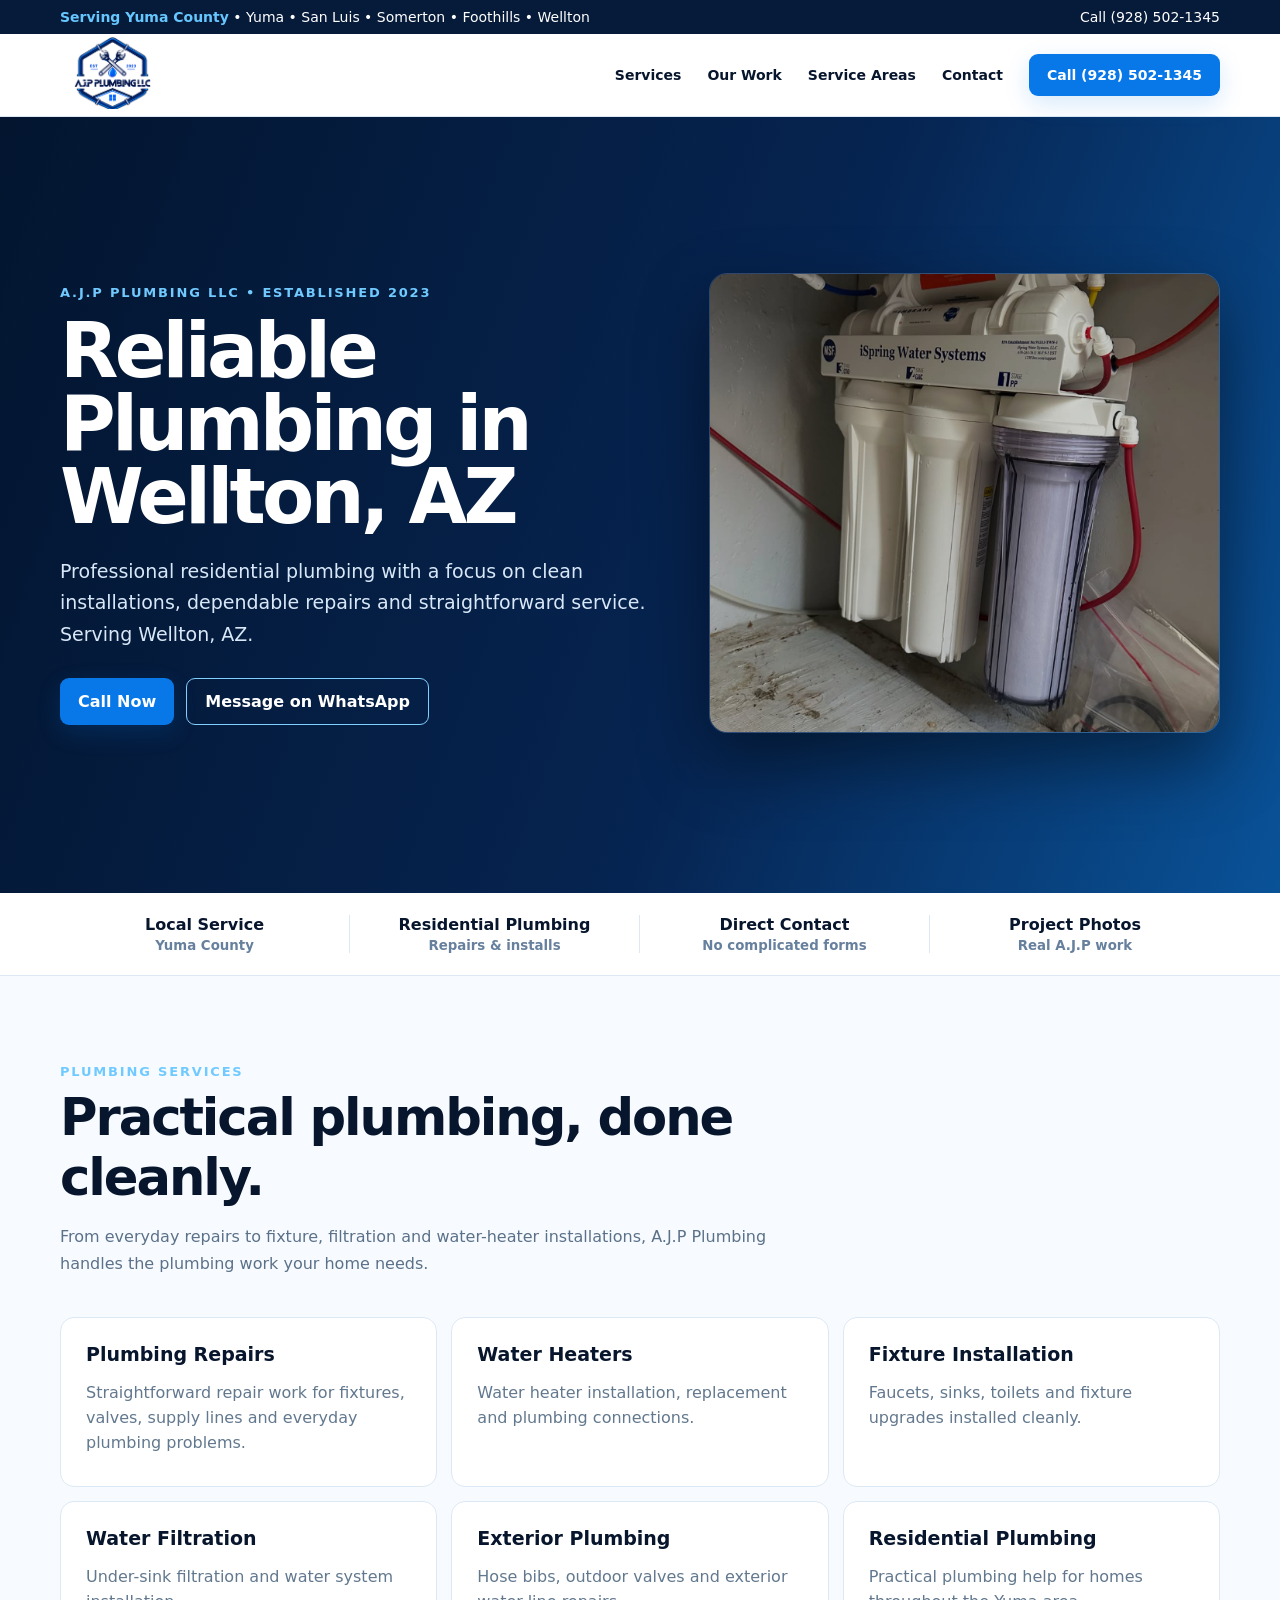
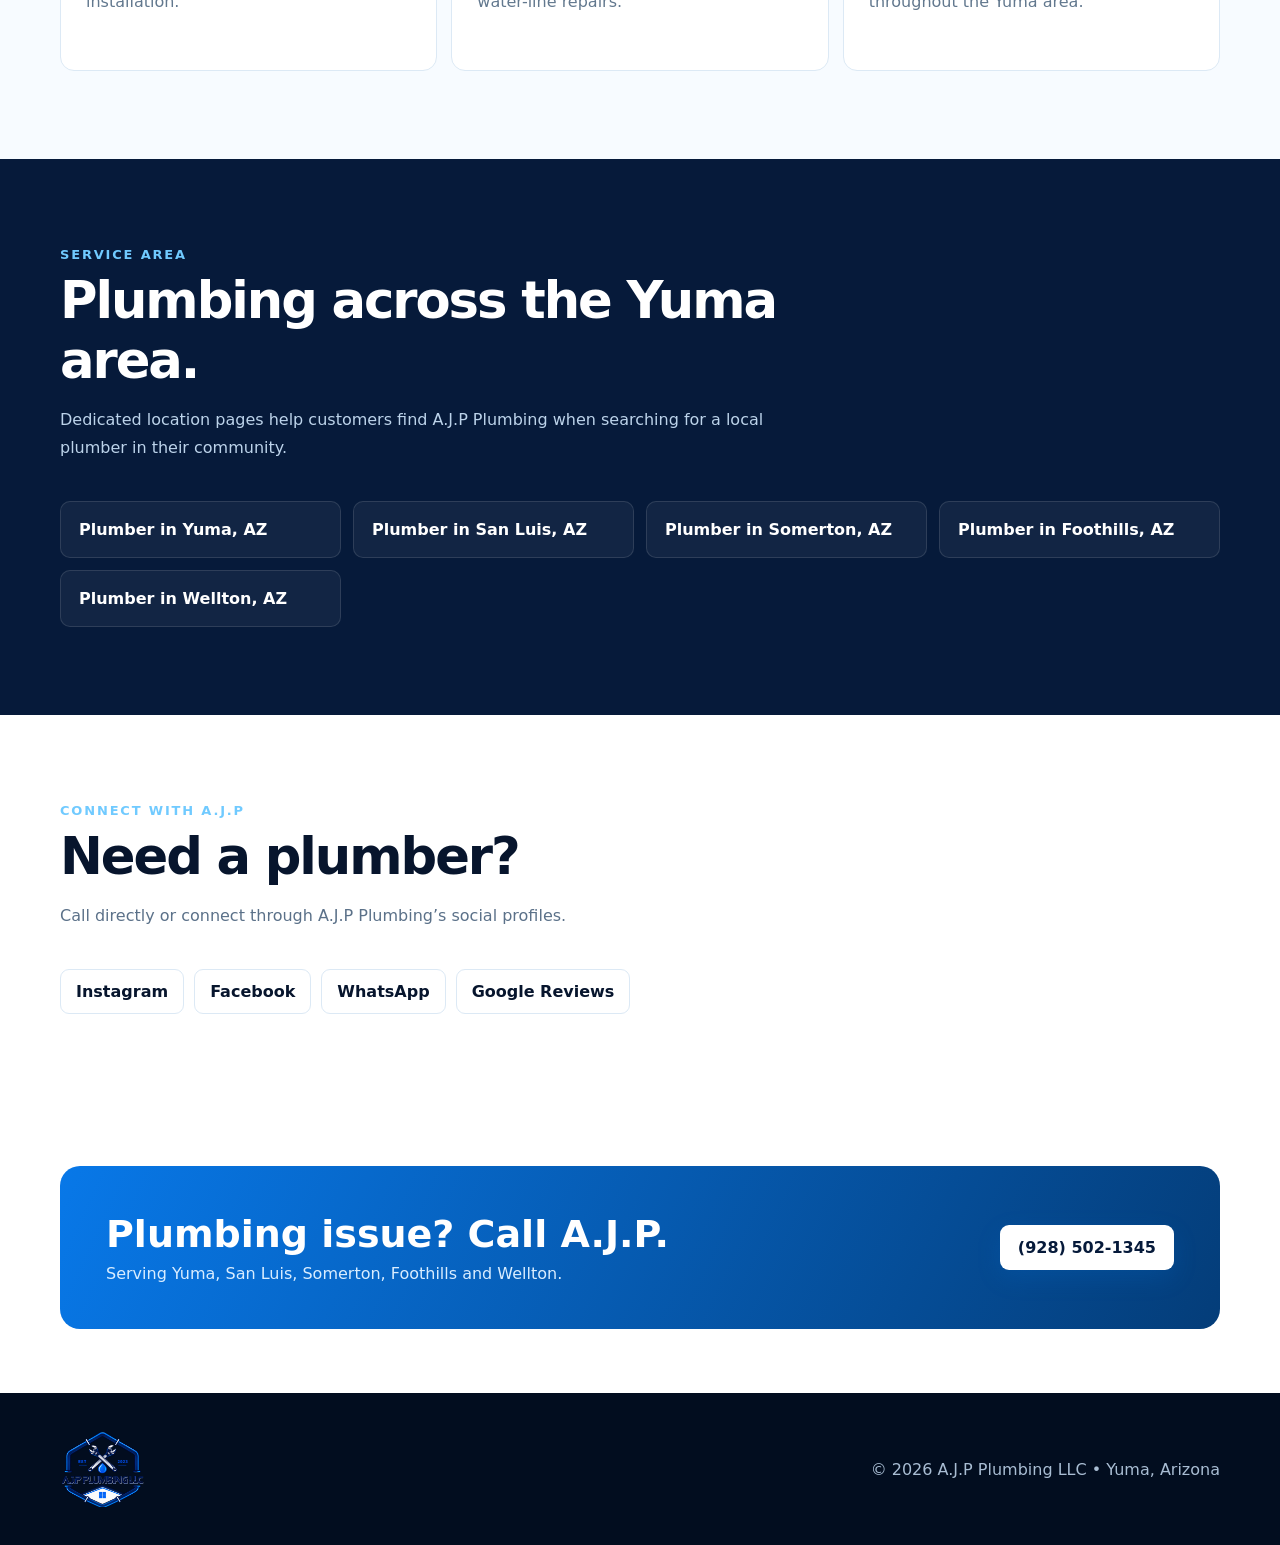
<file: wellton.html>
<!doctype html><html lang="en"><head><meta charset="utf-8"><meta name="viewport" content="width=device-width,initial-scale=1"><title>Plumber in Wellton, AZ | A.J.P Plumbing LLC</title><meta name="description" content="A.J.P Plumbing LLC provides residential plumbing services in Wellton, AZ. Call (928) 502-1345 for service."><meta name="theme-color" content="#061a3a"><link rel="stylesheet" href="styles.css"><script type="application/ld+json">{"@context":"https://schema.org","@type":"Plumber","name":"A.J.P Plumbing LLC","telephone":"+1-928-502-1345","areaServed":['Yuma', 'San Luis', 'Somerton', 'Foothills', 'Wellton']}</script></head><body><div class="top"><div class="wrap"><span><b>Serving Yuma County</b> • Yuma • San Luis • Somerton • Foothills • Wellton</span><span>Call (928) 502-1345</span></div></div><header class="header"><nav class="wrap"><a class="brand" href="index.html"><img src="assets/logo.png" alt="A.J.P Plumbing LLC logo"></a><button class="menu" aria-label="Open menu">☰</button><div class="links"><a href="index.html#services">Services</a><a href="index.html#work">Our Work</a><a href="index.html#areas">Service Areas</a><a href="index.html#contact">Contact</a><a class="call" href="tel:+19285021345">Call (928) 502-1345</a></div></nav></header><main><section class="hero"><div class="wrap"><div><div class="eyebrow">A.J.P Plumbing LLC • Established 2023</div><h1>Reliable Plumbing in Wellton, AZ</h1><p>Professional residential plumbing with a focus on clean installations, dependable repairs and straightforward service. Serving Wellton, AZ.</p><div class="actions"><a class="btn" href="tel:+19285021345">Call Now</a><a class="btn secondary" href="https://api.whatsapp.com/send/?phone=19285021345" target="_blank">Message on WhatsApp</a></div></div><div class="hero-card"><img src="assets/work-8.jpg" alt="A.J.P Plumbing water heater installation"></div></div></section><div class="trust"><div class="wrap"><div>Local Service<small>Yuma County</small></div><div>Residential Plumbing<small>Repairs & installs</small></div><div>Direct Contact<small>No complicated forms</small></div><div>Project Photos<small>Real A.J.P work</small></div></div></div><section id="services" class="services"><div class="wrap"><div class="head"><div class="eyebrow">Plumbing Services</div><h2>Practical plumbing, done cleanly.</h2><p>From everyday repairs to fixture, filtration and water-heater installations, A.J.P Plumbing handles the plumbing work your home needs.</p></div><div class="service-grid"><article class="service"><strong>Plumbing Repairs</strong><p>Straightforward repair work for fixtures, valves, supply lines and everyday plumbing problems.</p></article><article class="service"><strong>Water Heaters</strong><p>Water heater installation, replacement and plumbing connections.</p></article><article class="service"><strong>Fixture Installation</strong><p>Faucets, sinks, toilets and fixture upgrades installed cleanly.</p></article><article class="service"><strong>Water Filtration</strong><p>Under-sink filtration and water system installation.</p></article><article class="service"><strong>Exterior Plumbing</strong><p>Hose bibs, outdoor valves and exterior water-line repairs.</p></article><article class="service"><strong>Residential Plumbing</strong><p>Practical plumbing help for homes throughout the Yuma area.</p></article></div></div></section><section id="areas" class="areas"><div class="wrap"><div class="head"><div class="eyebrow">Service Area</div><h2>Plumbing across the Yuma area.</h2><p style="color:#bcd3ea">Dedicated location pages help customers find A.J.P Plumbing when searching for a local plumber in their community.</p></div><div class="area-grid"><a href="yuma.html">Plumber in Yuma, AZ</a><a href="san-luis.html">Plumber in San Luis, AZ</a><a href="somerton.html">Plumber in Somerton, AZ</a><a href="foothills.html">Plumber in Foothills, AZ</a><a href="wellton.html">Plumber in Wellton, AZ</a></div></div></section><section id="contact"><div class="wrap"><div class="head"><div class="eyebrow">Connect With A.J.P</div><h2>Need a plumber?</h2><p>Call directly or connect through A.J.P Plumbing’s social profiles.</p></div><div class="socials"><a class="social" target="_blank" rel="noopener" href="https://www.instagram.com/a.j.p_plumbingllc/">Instagram</a><a class="social" target="_blank" rel="noopener" href="https://www.facebook.com/ajp.plumbingllc/">Facebook</a><a class="social" target="_blank" rel="noopener" href="https://api.whatsapp.com/send/?phone=19285021345&text&type=phone_number&app_absent=0&utm_source=ig">WhatsApp</a><a class="social" target="_blank" rel="noopener" href="https://www.google.com/maps/place/A.J.P+PLUMBING+LLC/@33.5075516,-116.1706382,8z/data=!3m1!4b1!4m6!3m5!1s0xae522e9111a4b5d9:0xf95a1639d0b1c422!8m2!3d33.5145445!4d-114.85131!16s%2Fg%2F11md_45kff?entry=ttu">Google Reviews</a></div></div></section><section class="cta"><div class="wrap"><div class="cta-box"><div><h2>Plumbing issue? Call A.J.P.</h2><p>Serving Yuma, San Luis, Somerton, Foothills and Wellton.</p></div><a class="btn" href="tel:+19285021345">(928) 502-1345</a></div></div></section></main><footer><div class="wrap foot"><img src="assets/logo.png" alt="A.J.P Plumbing LLC"><div>© 2026 A.J.P Plumbing LLC • Yuma, Arizona</div></div></footer><a class="mobile-call" href="tel:+19285021345">Call A.J.P Plumbing • (928) 502-1345</a><script src="script.js"></script></body></html>
</file>
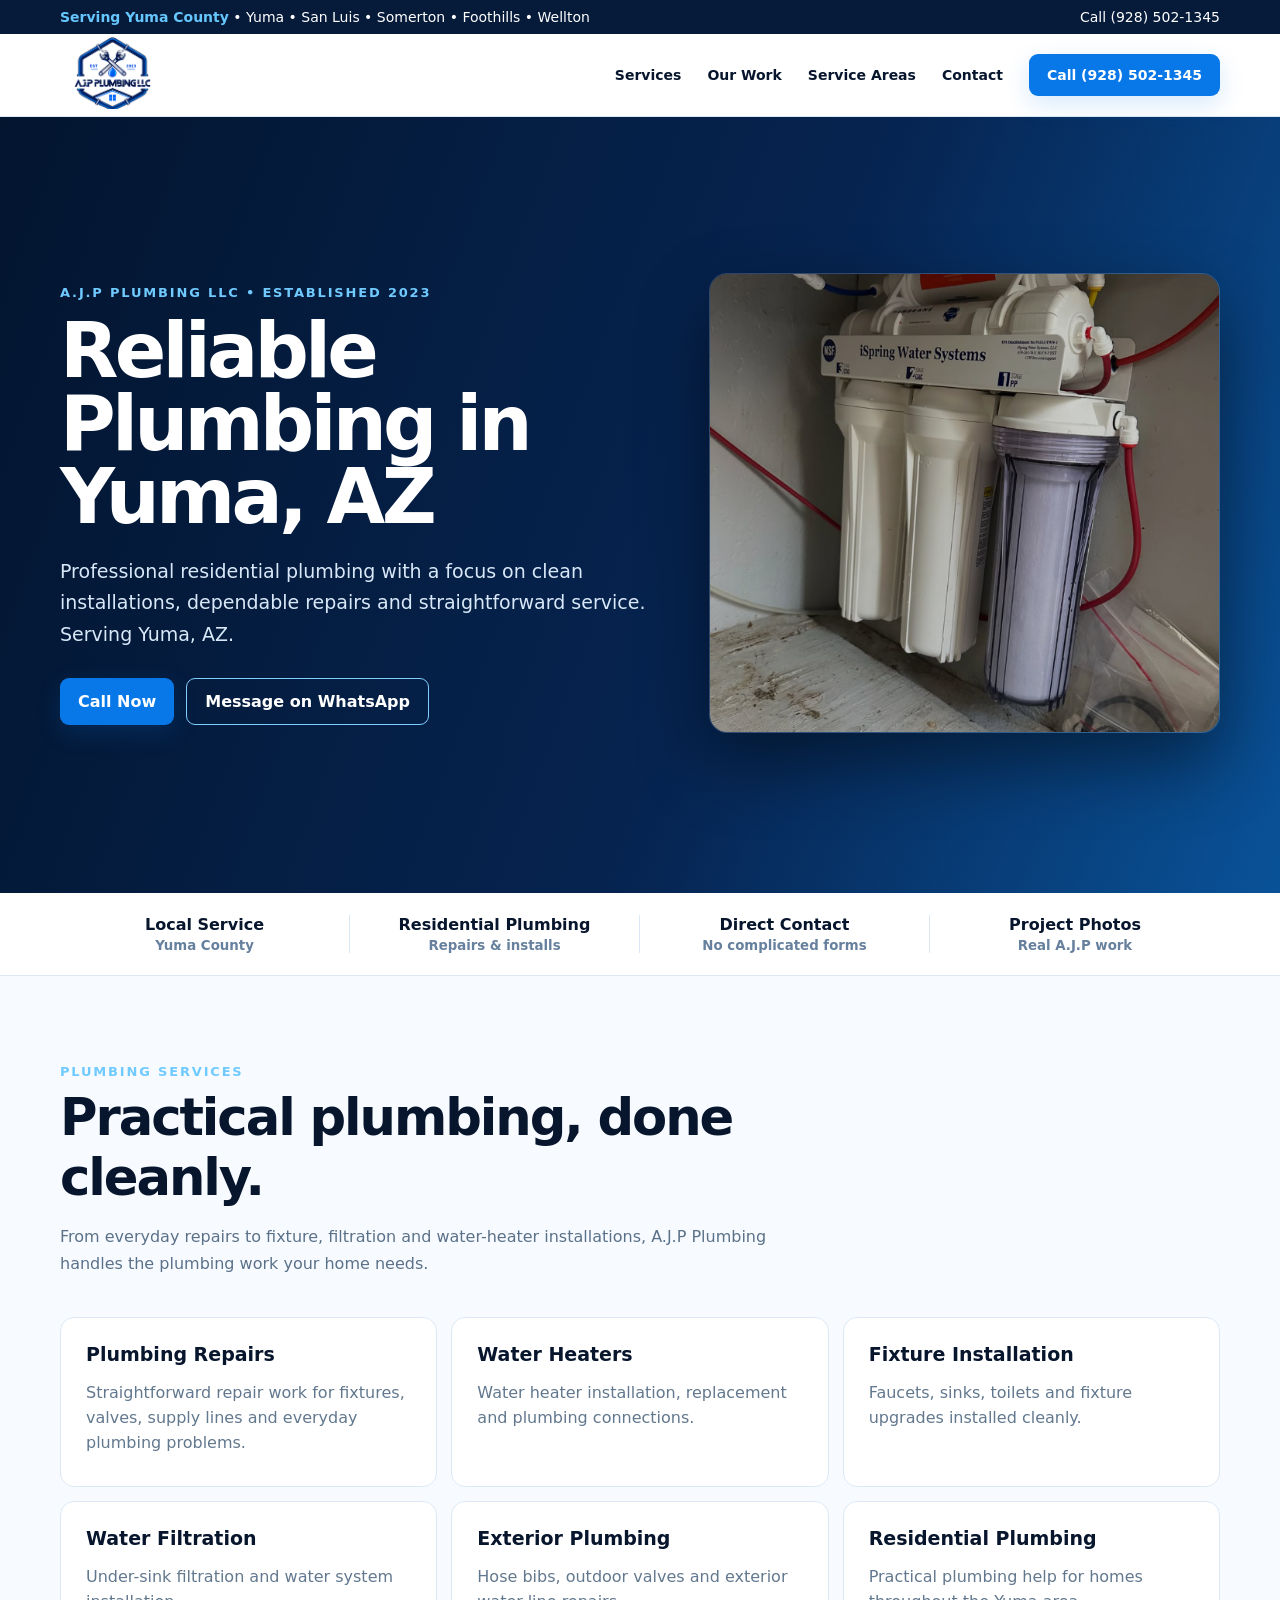
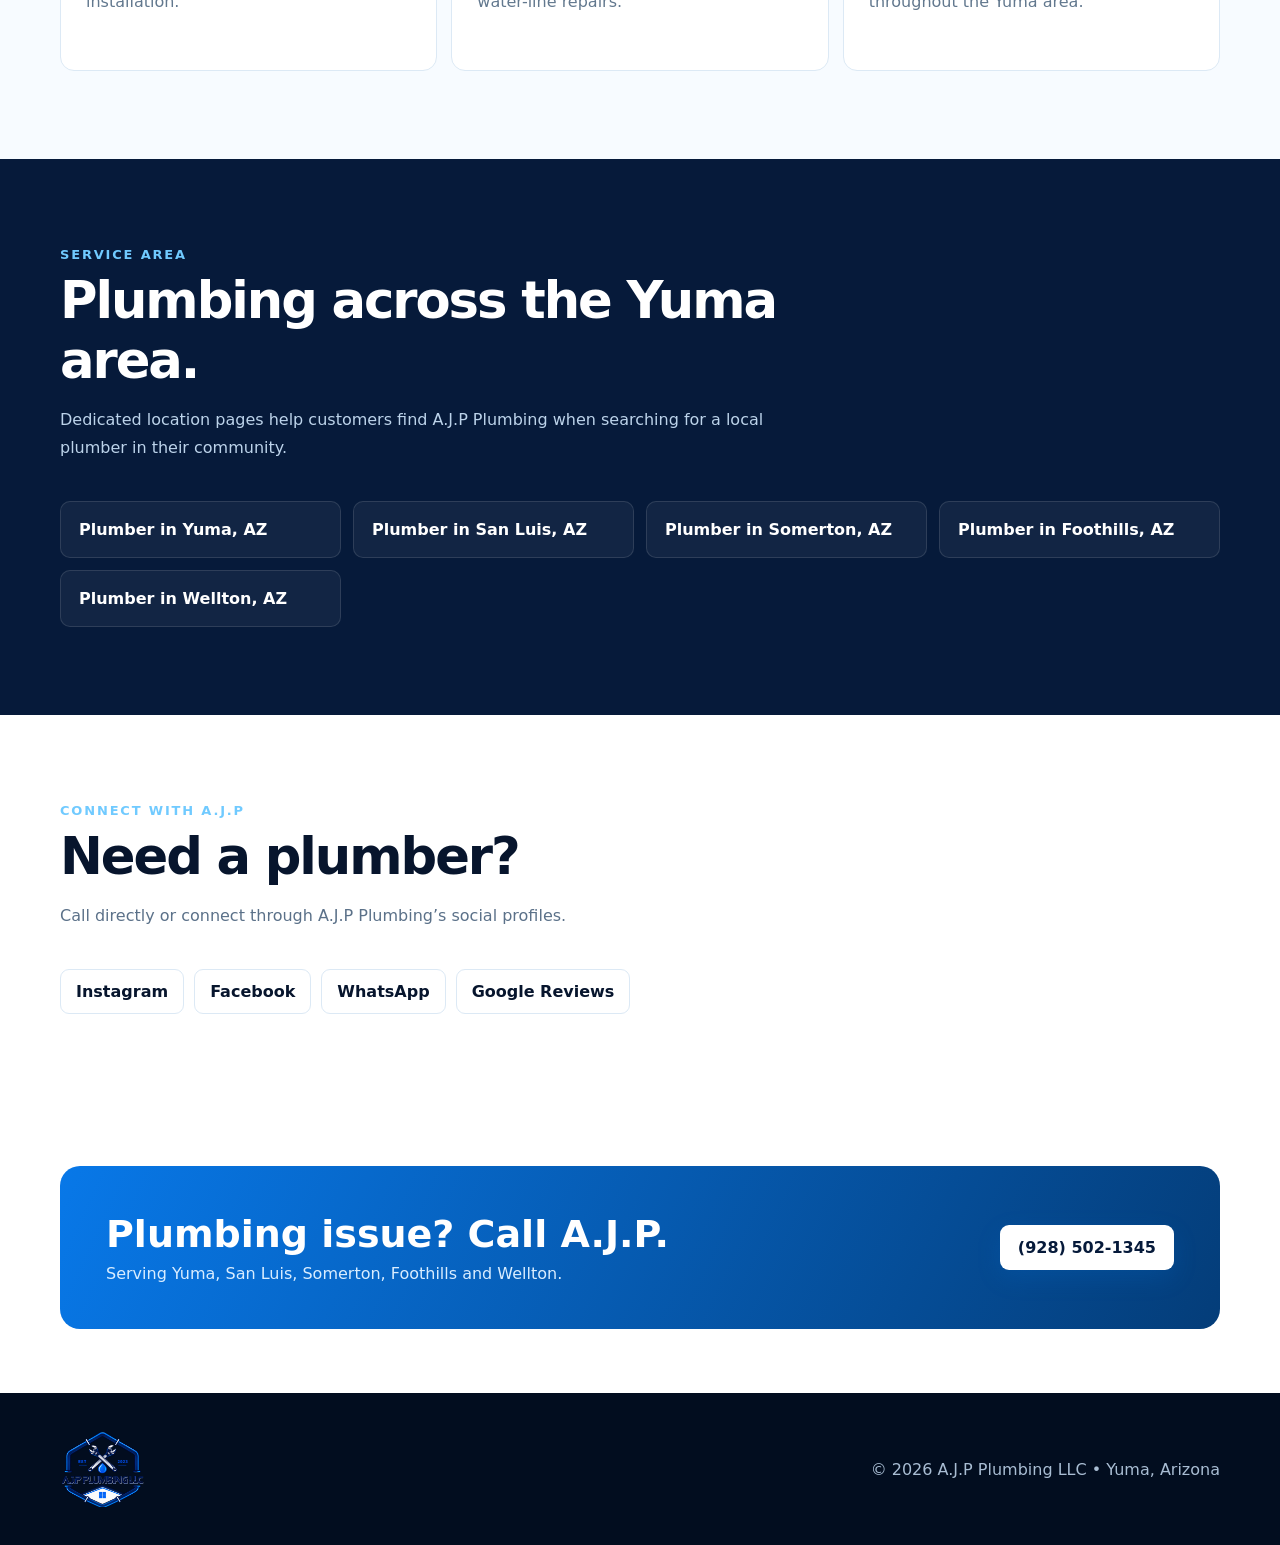
<file: yuma.html>
<!doctype html><html lang="en"><head><meta charset="utf-8"><meta name="viewport" content="width=device-width,initial-scale=1"><title>Plumber in Yuma, AZ | A.J.P Plumbing LLC</title><meta name="description" content="A.J.P Plumbing LLC provides residential plumbing services in Yuma, AZ. Call (928) 502-1345 for service."><meta name="theme-color" content="#061a3a"><link rel="stylesheet" href="styles.css"><script type="application/ld+json">{"@context":"https://schema.org","@type":"Plumber","name":"A.J.P Plumbing LLC","telephone":"+1-928-502-1345","areaServed":['Yuma', 'San Luis', 'Somerton', 'Foothills', 'Wellton']}</script></head><body><div class="top"><div class="wrap"><span><b>Serving Yuma County</b> • Yuma • San Luis • Somerton • Foothills • Wellton</span><span>Call (928) 502-1345</span></div></div><header class="header"><nav class="wrap"><a class="brand" href="index.html"><img src="assets/logo.png" alt="A.J.P Plumbing LLC logo"></a><button class="menu" aria-label="Open menu">☰</button><div class="links"><a href="index.html#services">Services</a><a href="index.html#work">Our Work</a><a href="index.html#areas">Service Areas</a><a href="index.html#contact">Contact</a><a class="call" href="tel:+19285021345">Call (928) 502-1345</a></div></nav></header><main><section class="hero"><div class="wrap"><div><div class="eyebrow">A.J.P Plumbing LLC • Established 2023</div><h1>Reliable Plumbing in Yuma, AZ</h1><p>Professional residential plumbing with a focus on clean installations, dependable repairs and straightforward service. Serving Yuma, AZ.</p><div class="actions"><a class="btn" href="tel:+19285021345">Call Now</a><a class="btn secondary" href="https://api.whatsapp.com/send/?phone=19285021345" target="_blank">Message on WhatsApp</a></div></div><div class="hero-card"><img src="assets/work-8.jpg" alt="A.J.P Plumbing water heater installation"></div></div></section><div class="trust"><div class="wrap"><div>Local Service<small>Yuma County</small></div><div>Residential Plumbing<small>Repairs & installs</small></div><div>Direct Contact<small>No complicated forms</small></div><div>Project Photos<small>Real A.J.P work</small></div></div></div><section id="services" class="services"><div class="wrap"><div class="head"><div class="eyebrow">Plumbing Services</div><h2>Practical plumbing, done cleanly.</h2><p>From everyday repairs to fixture, filtration and water-heater installations, A.J.P Plumbing handles the plumbing work your home needs.</p></div><div class="service-grid"><article class="service"><strong>Plumbing Repairs</strong><p>Straightforward repair work for fixtures, valves, supply lines and everyday plumbing problems.</p></article><article class="service"><strong>Water Heaters</strong><p>Water heater installation, replacement and plumbing connections.</p></article><article class="service"><strong>Fixture Installation</strong><p>Faucets, sinks, toilets and fixture upgrades installed cleanly.</p></article><article class="service"><strong>Water Filtration</strong><p>Under-sink filtration and water system installation.</p></article><article class="service"><strong>Exterior Plumbing</strong><p>Hose bibs, outdoor valves and exterior water-line repairs.</p></article><article class="service"><strong>Residential Plumbing</strong><p>Practical plumbing help for homes throughout the Yuma area.</p></article></div></div></section><section id="areas" class="areas"><div class="wrap"><div class="head"><div class="eyebrow">Service Area</div><h2>Plumbing across the Yuma area.</h2><p style="color:#bcd3ea">Dedicated location pages help customers find A.J.P Plumbing when searching for a local plumber in their community.</p></div><div class="area-grid"><a href="yuma.html">Plumber in Yuma, AZ</a><a href="san-luis.html">Plumber in San Luis, AZ</a><a href="somerton.html">Plumber in Somerton, AZ</a><a href="foothills.html">Plumber in Foothills, AZ</a><a href="wellton.html">Plumber in Wellton, AZ</a></div></div></section><section id="contact"><div class="wrap"><div class="head"><div class="eyebrow">Connect With A.J.P</div><h2>Need a plumber?</h2><p>Call directly or connect through A.J.P Plumbing’s social profiles.</p></div><div class="socials"><a class="social" target="_blank" rel="noopener" href="https://www.instagram.com/a.j.p_plumbingllc/">Instagram</a><a class="social" target="_blank" rel="noopener" href="https://www.facebook.com/ajp.plumbingllc/">Facebook</a><a class="social" target="_blank" rel="noopener" href="https://api.whatsapp.com/send/?phone=19285021345&text&type=phone_number&app_absent=0&utm_source=ig">WhatsApp</a><a class="social" target="_blank" rel="noopener" href="https://www.google.com/maps/place/A.J.P+PLUMBING+LLC/@33.5075516,-116.1706382,8z/data=!3m1!4b1!4m6!3m5!1s0xae522e9111a4b5d9:0xf95a1639d0b1c422!8m2!3d33.5145445!4d-114.85131!16s%2Fg%2F11md_45kff?entry=ttu">Google Reviews</a></div></div></section><section class="cta"><div class="wrap"><div class="cta-box"><div><h2>Plumbing issue? Call A.J.P.</h2><p>Serving Yuma, San Luis, Somerton, Foothills and Wellton.</p></div><a class="btn" href="tel:+19285021345">(928) 502-1345</a></div></div></section></main><footer><div class="wrap foot"><img src="assets/logo.png" alt="A.J.P Plumbing LLC"><div>© 2026 A.J.P Plumbing LLC • Yuma, Arizona</div></div></footer><a class="mobile-call" href="tel:+19285021345">Call A.J.P Plumbing • (928) 502-1345</a><script src="script.js"></script></body></html>
</file>
<file: styles.css>
:root{--navy:#061a3a;--blue:#0878e8;--cyan:#16a8ff;--ink:#07152d;--paper:#f7fbff;--line:#dce9f5}*{box-sizing:border-box}html{scroll-behavior:smooth;scrollbar-color:var(--blue) var(--navy)}body{margin:0;font-family:Inter,ui-sans-serif,system-ui,-apple-system,Segoe UI,Arial,sans-serif;color:var(--ink);background:#fff;cursor:default}a,button{cursor:pointer}::selection{background:#9bd7ff;color:#03162f}.wrap{width:min(1160px,92%);margin:auto}.top{background:var(--navy);color:#fff;font-size:14px}.top .wrap{display:flex;justify-content:space-between;align-items:center;padding:9px 0}.top b{color:#66c7ff}.header{position:sticky;top:0;z-index:30;background:rgba(255,255,255,.96);backdrop-filter:blur(14px);border-bottom:1px solid var(--line)}nav{height:82px;display:flex;align-items:center;gap:28px}.brand img{width:105px;height:72px;object-fit:contain}.links{display:flex;gap:26px;margin-left:auto;align-items:center}.links a{text-decoration:none;color:var(--ink);font-weight:750;font-size:14px}.call,.btn{background:var(--blue);color:#fff!important;border-radius:9px;padding:13px 18px;text-decoration:none;font-weight:850;display:inline-flex;align-items:center;gap:8px;box-shadow:0 8px 24px #0878e82a}.hero{background:linear-gradient(110deg,#03152f 0%,#062451 58%,#0b68ba 120%);color:white;overflow:hidden}.hero .wrap{min-height:600px;display:grid;grid-template-columns:1.08fr .92fr;align-items:center;gap:50px}.eyebrow{font-size:13px;letter-spacing:.14em;text-transform:uppercase;font-weight:900;color:#70caff}.hero h1{font-size:clamp(45px,6vw,76px);line-height:.96;margin:15px 0 22px;letter-spacing:-.05em;max-width:760px}.hero p{font-size:19px;line-height:1.65;color:#d8e8f8;max-width:650px}.actions{display:flex;gap:12px;flex-wrap:wrap;margin-top:28px}.btn.secondary{background:transparent;border:1px solid #80cfff;box-shadow:none}.hero-card{position:relative}.hero-card img{width:100%;max-height:460px;object-fit:cover;border-radius:18px;box-shadow:0 30px 70px #0007;border:1px solid #ffffff2b}.trust{background:#fff;border-bottom:1px solid var(--line)}.trust .wrap{display:grid;grid-template-columns:repeat(4,1fr);padding:22px 0}.trust div{text-align:center;border-right:1px solid var(--line);font-weight:850}.trust div:last-child{border:0}.trust small{display:block;color:#66809d;font-weight:600;margin-top:4px}section{padding:88px 0}.head{max-width:720px;margin-bottom:40px}.head h2{font-size:clamp(34px,4vw,52px);letter-spacing:-.04em;margin:8px 0 14px}.head p{color:#5b7189;line-height:1.7}.services{background:var(--paper)}.service-grid{display:grid;grid-template-columns:repeat(3,1fr);gap:14px}.service{background:white;border:1px solid var(--line);border-radius:14px;padding:25px;min-height:170px;transition:.2s}.service:hover{transform:translateY(-3px);border-color:#80c7ff;box-shadow:0 12px 30px #0c4c8614}.service strong{font-size:19px}.service p{color:#62788e;line-height:1.55;margin-bottom:0}.projects .head{margin-bottom:28px}.ba-grid{display:grid;grid-template-columns:repeat(3,1fr);gap:18px}.ba{position:relative;height:430px;border-radius:16px;overflow:hidden;background:#ddd;box-shadow:0 12px 34px #08264c18;user-select:none}.ba img{position:absolute;inset:0;width:100%;height:100%;object-fit:cover}.ba .after{clip-path:inset(0 0 0 50%)}.ba .divider{position:absolute;top:0;bottom:0;left:50%;width:3px;background:white;box-shadow:0 0 0 1px #0002}.ba .knob{position:absolute;left:50%;top:50%;transform:translate(-50%,-50%);width:44px;height:44px;border-radius:50%;background:white;display:grid;place-items:center;color:var(--blue);font-weight:900;box-shadow:0 4px 18px #0004}.ba input{position:absolute;inset:0;width:100%;height:100%;opacity:0;z-index:5}.tag{position:absolute;top:14px;padding:7px 10px;border-radius:6px;background:#061a3acc;color:#fff;font-size:12px;font-weight:900;z-index:4}.tag.before{left:14px}.tag.aftertag{right:14px}.areas{background:var(--navy);color:white}.area-grid{display:grid;grid-template-columns:repeat(4,1fr);gap:12px}.area-grid a{padding:18px;background:#ffffff0d;border:1px solid #ffffff1d;color:white;text-decoration:none;border-radius:10px;font-weight:800}.area-grid a:hover{background:#0c75d8}.socials{display:flex;gap:10px;flex-wrap:wrap}.social{border:1px solid var(--line);padding:12px 15px;border-radius:9px;text-decoration:none;color:var(--ink);font-weight:800}.cta{padding:64px 0}.cta-box{background:linear-gradient(115deg,#0878e8,#043d79);color:#fff;border-radius:20px;padding:46px;display:flex;justify-content:space-between;gap:30px;align-items:center}.cta-box h2{font-size:38px;margin:0 0 8px}.cta-box p{margin:0;color:#d9edff}.cta-box .btn{background:white;color:var(--navy)!important}footer{background:#020d1f;color:#a9bdd3;padding:38px 0}.foot{display:flex;justify-content:space-between;align-items:center;gap:20px}.foot img{width:85px}.mobile-call{display:none}.menu{display:none;border:0;background:none;font-size:25px;color:var(--navy)}
@media(max-width:820px){.top .wrap{justify-content:center}.top .wrap span:last-child{display:none}nav{height:70px}.brand img{width:85px;height:60px}.menu{display:block;margin-left:auto}.links{display:none;position:absolute;top:70px;left:0;right:0;background:white;padding:20px;flex-direction:column;align-items:stretch;border-bottom:1px solid var(--line)}.links.open{display:flex}.hero .wrap{grid-template-columns:1fr;padding:65px 0}.hero-card{display:none}.hero h1{font-size:48px}.trust .wrap{grid-template-columns:1fr 1fr;gap:18px}.trust div{border:0}.service-grid,.ba-grid{grid-template-columns:1fr}.ba{height:460px}.area-grid{grid-template-columns:1fr 1fr}.cta-box{padding:32px;display:block}.cta-box .btn{margin-top:22px}.foot{padding-bottom:65px}.mobile-call{position:fixed;display:flex;z-index:50;left:12px;right:12px;bottom:12px;justify-content:center;background:var(--blue);color:#fff;text-decoration:none;font-weight:900;padding:15px;border-radius:10px;box-shadow:0 8px 30px #001a38aa;opacity:0;transform:translateY(18px);pointer-events:none;transition:.25s}.mobile-call.show{opacity:1;transform:none;pointer-events:auto}}
</file>
